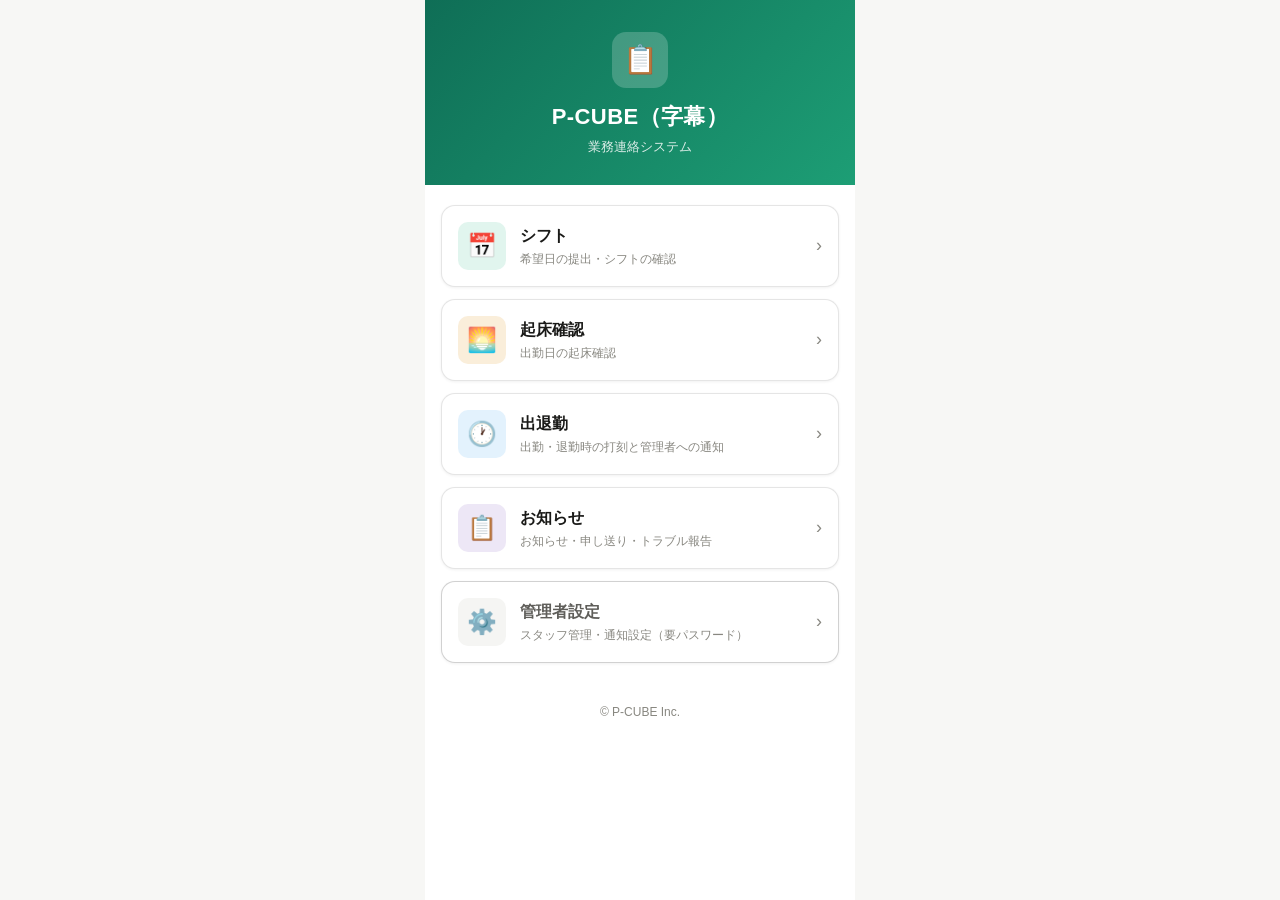
<file: index.html>
<!DOCTYPE html>
<html lang="ja">
<head>
<meta charset="UTF-8">
<meta name="viewport" content="width=device-width, initial-scale=1.0">
<title>業務連絡システム｜P-CUBE（字幕）</title>
<link rel="stylesheet" href="css/common.css">
<style>
.top-hero {
  background: linear-gradient(135deg, var(--green-600) 0%, var(--green-400) 100%);
  padding: 32px 20px 28px;
  color: #fff;
  text-align: center;
}
.top-hero-logo {
  width: 56px;
  height: 56px;
  background: rgba(255,255,255,0.2);
  border-radius: var(--radius-lg);
  display: flex;
  align-items: center;
  justify-content: center;
  font-size: 28px;
  margin: 0 auto 12px;
}
.top-hero-title {
  font-size: 22px;
  font-weight: 800;
  letter-spacing: 0.02em;
}
.top-hero-sub {
  font-size: 13px;
  opacity: 0.85;
  margin-top: 4px;
}
.app-grid {
  padding: 20px 16px;
  display: flex;
  flex-direction: column;
  gap: 12px;
}
.app-card {
  display: flex;
  align-items: center;
  gap: 14px;
  background: var(--bg);
  border: 1px solid var(--border);
  border-radius: var(--radius-lg);
  padding: 16px;
  text-decoration: none;
  color: var(--text);
  box-shadow: var(--shadow-sm);
  transition: box-shadow 0.15s, transform 0.1s;
  min-height: 72px;
}
.app-card:active {
  transform: scale(0.98);
  box-shadow: var(--shadow);
}
.app-card-icon {
  width: 48px;
  height: 48px;
  border-radius: var(--radius);
  display: flex;
  align-items: center;
  justify-content: center;
  font-size: 24px;
  flex-shrink: 0;
}
.icon-shift      { background: var(--green-50); }
.icon-wakeup     { background: var(--amber-50); }
.icon-attendance { background: #E3F2FD; }
.icon-trouble    { background: var(--red-50); }
.app-card-text { flex: 1; }
.app-card-name {
  font-size: 16px;
  font-weight: 700;
  margin-bottom: 2px;
}
.app-card-desc {
  font-size: 12px;
  color: var(--text-hint);
}
.app-card-arrow {
  font-size: 18px;
  color: var(--text-hint);
}
.top-footer {
  text-align: center;
  padding: 20px 16px 32px;
  font-size: 12px;
  color: var(--text-hint);
}
</style>
</head>
<body>
<div class="shell">
  <div class="top-hero">
    <div class="top-hero-logo">📋</div>
    <div class="top-hero-title">P-CUBE（字幕）</div>
    <div class="top-hero-sub">業務連絡システム</div>
  </div>

  <div class="app-grid">
    <a class="app-card" href="shift/">
      <div class="app-card-icon icon-shift">📅</div>
      <div class="app-card-text">
        <div class="app-card-name">シフト</div>
        <div class="app-card-desc">希望日の提出・シフトの確認</div>
      </div>
      <span class="app-card-arrow">›</span>
    </a>

    <a class="app-card" href="wakeup/">
      <div class="app-card-icon icon-wakeup">🌅</div>
      <div class="app-card-text">
        <div class="app-card-name">起床確認</div>
        <div class="app-card-desc">出勤日の起床確認</div>
      </div>
      <span class="app-card-arrow">›</span>
    </a>

    <a class="app-card" href="attendance/">
      <div class="app-card-icon icon-attendance">🕐</div>
      <div class="app-card-text">
        <div class="app-card-name">出退勤</div>
        <div class="app-card-desc">出勤・退勤時の打刻と管理者への通知</div>
      </div>
      <span class="app-card-arrow">›</span>
    </a>

    <a class="app-card" href="board/">
      <div class="app-card-icon" style="background:#EDE7F6;">📋</div>
      <div class="app-card-text">
        <div class="app-card-name">お知らせ</div>
        <div class="app-card-desc">お知らせ・申し送り・トラブル報告</div>
      </div>
      <span class="app-card-arrow">›</span>
    </a>

    <a class="app-card" href="admin/" style="border-color:var(--border-md);">
      <div class="app-card-icon" style="background:var(--gray-100);">⚙️</div>
      <div class="app-card-text">
        <div class="app-card-name" style="color:var(--text-sub);">管理者設定</div>
        <div class="app-card-desc">スタッフ管理・通知設定（要パスワード）</div>
      </div>
      <span class="app-card-arrow">›</span>
    </a>
  </div>

  <div class="top-footer">© P-CUBE Inc.</div>
</div>
</body>
</html>
</file>
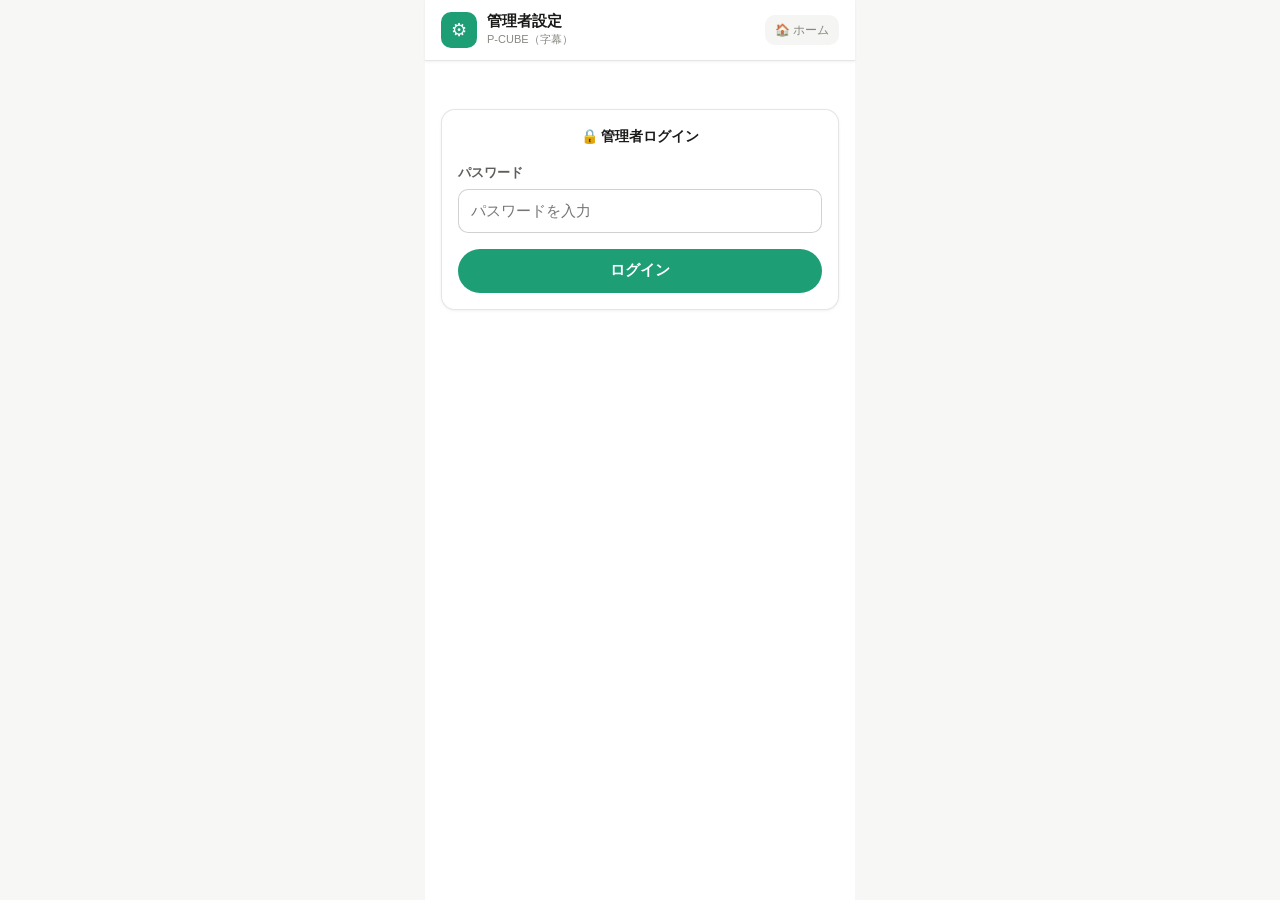
<file: admin/index.html>
<!DOCTYPE html>
<html lang="ja">
<head>
<meta charset="UTF-8">
<meta name="viewport" content="width=device-width, initial-scale=1.0">
<title>管理者設定 | P-CUBE（字幕）</title>
<link rel="stylesheet" href="../css/common.css">
<style>
.staff-row { display:flex; flex-wrap:wrap; gap:6px; padding:10px 0; border-bottom:1px solid var(--border); }
.staff-row:last-child { border-bottom:none; }
.staff-name-input { flex:1; min-height:36px; padding:6px 10px; border:1.5px solid var(--border-md); border-radius:var(--radius); font-size:14px; font-family:var(--font); }
.staff-toggle { display:flex; align-items:center; gap:4px; font-size:12px; color:var(--text-sub); white-space:nowrap; }
.staff-del-btn { min-height:36px; min-width:36px; padding:6px 10px; border-radius:var(--radius); border:1.5px solid rgba(226,75,74,0.3); background:var(--red-50); color:var(--red-600); font-size:13px; cursor:pointer; }
.confirm-entry { display:flex; gap:6px; align-items:center; margin-bottom:6px; }
.confirm-entry select { flex:1; height:36px; font-size:13px; padding:4px 8px; border:1.5px solid var(--border-md); border-radius:var(--radius); }
.confirm-add-btn { height:36px; padding:0 10px; border-radius:var(--radius); border:1.5px solid var(--green-400); background:var(--green-50); color:var(--green-600); font-size:13px; cursor:pointer; }
.confirm-del-btn { height:36px; padding:0 10px; border-radius:var(--radius); border:1.5px solid var(--border-md); background:var(--gray-100); color:var(--red-400); font-size:13px; cursor:pointer; }
.auto-btn { width:100%; min-height:44px; border-radius:var(--radius-pill); border:1.5px solid var(--amber-400); background:var(--amber-50); color:var(--amber-600); font-size:14px; font-weight:600; cursor:pointer; margin-bottom:8px; }
.decide-btn { width:100%; min-height:44px; border-radius:var(--radius-pill); border:none; background:var(--green-400); color:#fff; font-size:15px; font-weight:700; cursor:pointer; margin-top:8px; }
.calendar-sheet-btn { width:100%; min-height:44px; border-radius:var(--radius-pill); border:1.5px solid #2196F3; background:#E3F2FD; color:#1565C0; font-size:14px; font-weight:600; cursor:pointer; margin-top:8px; }
.line-send-panel { background:var(--green-50); border:1px solid rgba(29,158,117,0.2); border-radius:var(--radius-lg); padding:14px; margin-top:16px; }

/* シフト入力・確定カレンダー共通 */
.shift-cal-nav { display:flex; align-items:center; justify-content:space-between; margin-bottom:10px; }
.shift-cal-title { font-size:15px; font-weight:700; }
.shift-cal-grid { display:grid; grid-template-columns:repeat(7,1fr); gap:4px; }
.shift-cal-dow { text-align:center; font-size:11px; font-weight:700; color:var(--text-hint); padding:4px 0; }
.shift-cal-day { aspect-ratio:1; display:flex; flex-direction:column; align-items:center; justify-content:center; border-radius:var(--radius); font-size:13px; cursor:pointer; border:2px solid transparent; user-select:none; }
.shift-cal-day.empty,.shift-cal-day.no-shift { cursor:default; opacity:.25; border:none; background:none; }
.shift-cal-day.shift-date { background:var(--gray-50); border-color:var(--border); }
.shift-cal-day.has-staff { background:var(--green-50); border-color:var(--green-400); color:var(--green-600); font-weight:700; }
.shift-cal-day.has-req   { background:var(--amber-50); border-color:var(--amber-400); color:var(--amber-700); font-weight:700; }
.shift-cal-day.selected-date { background:var(--green-400); color:#fff !important; border-color:var(--green-600); font-weight:700; }
.shift-cal-day.conf-confirmed { background:var(--green-50); border-color:var(--green-400); color:var(--green-600); }
.shift-cal-day.conf-selected { background:var(--green-400); color:#fff !important; border-color:var(--green-600); }
.staff-cnt { font-size:9px; line-height:1.1; margin-top:2px; }
.conf-detail-box { background:var(--bg-sub); border:1px solid var(--border); border-radius:var(--radius-lg); padding:14px; margin-top:12px; }
.conf-detail-title { font-size:14px; font-weight:700; margin-bottom:10px; color:var(--green-600); }
.staff-confirmed-row { display:flex; align-items:center; gap:6px; margin-bottom:4px; font-size:13px; }

/* お知らせ管理 */
.board-mgmt-row { border:1px solid var(--border); border-radius:var(--radius-lg); padding:12px; margin-bottom:10px; }
.board-mgmt-meta { font-size:12px; color:var(--text-sub); margin-bottom:6px; }

/* シフト設定カレンダー */
.setting-cal-nav { display:flex; align-items:center; justify-content:space-between; margin:10px 0; }
.setting-cal-title { font-size:14px; font-weight:700; }
.setting-cal-grid { display:grid; grid-template-columns:repeat(7,1fr); gap:3px; margin-bottom:10px; }
.setting-cal-dow { text-align:center; font-size:10px; font-weight:700; color:var(--text-hint); padding:3px 0; }
.setting-cal-day { aspect-ratio:1; display:flex; align-items:center; justify-content:center; border-radius:8px; font-size:12px; cursor:pointer; border:2px solid transparent; user-select:none; }
.setting-cal-day.empty { cursor:default; }
.setting-cal-day.shift-day { background:var(--green-50); border-color:var(--green-400); color:var(--green-600); font-weight:700; }
.setting-cal-day.extra-day { background:var(--green-400); color:#fff; font-weight:700; }
.setting-cal-day.excluded-day { background:var(--gray-100); color:var(--text-hint); text-decoration:line-through; border-color:var(--gray-400); }
.setting-cal-day.past { opacity:.4; cursor:default; }
</style>
</head>
<body>
<div class="shell">
  <header class="header">
    <div class="header-logo">⚙</div>
    <div class="header-text">
      <div class="header-title">管理者設定</div>
      <div class="header-sub">P-CUBE（字幕）</div>
    </div>
    <a class="header-back" href="../">🏠 ホーム</a>
  </header>

  <!-- パスワード画面 -->
  <div id="pw-screen" class="content">
    <div class="card" style="margin-top:32px;">
      <div class="card-title" style="text-align:center;margin-bottom:16px;">🔒 管理者ログイン</div>
      <div class="form-group">
        <label class="form-label">パスワード</label>
        <input type="password" id="pw-input" class="form-control" placeholder="パスワードを入力">
      </div>
      <div id="pw-error" class="error-msg">パスワードが違います</div>
      <button class="btn btn-primary" id="pw-btn" onclick="checkPassword()">ログイン</button>
    </div>
  </div>

  <!-- 設定画面 -->
  <div id="admin-screen" class="hidden">
    <nav class="tab-bar">
      <button class="tab-item active" onclick="switchTab('settings',this)">基本設定</button>
      <button class="tab-item" onclick="switchTab('shift-mgmt',this)">シフト管理</button>
      <button class="tab-item" onclick="switchTab('staff',this)">スタッフ管理</button>
      <button class="tab-item" onclick="switchTab('templates',this)">定型文</button>
      <button class="tab-item" onclick="switchTab('board-mgmt',this)">お知らせ管理</button>
    </nav>

    <div class="content">

      <!-- ===== 基本設定 ===== -->
      <div id="tab-settings" class="tab-panel active">
        <div id="settings-error"   class="error-msg"></div>
        <div id="settings-success" class="success-msg"></div>

        <div class="section-title">通知設定</div>
        <div class="form-group">
          <label class="form-label">管理者メールアドレス</label>
          <input type="email" id="admin_email" class="form-control" placeholder="admin@gmail.com">
        </div>
        <div class="form-group">
          <label class="form-label">CCメールアドレス（1行1アドレス）</label>
          <textarea id="cc_emails" class="form-control" rows="3" placeholder="cc1@example.com&#10;cc2@example.com"></textarea>
        </div>

        <hr class="divider mt-16">
        <div class="section-title">起床確認メール（別送り先）</div>
        <p class="text-sm text-hint" style="margin-bottom:12px;">空欄の場合は上記「管理者メール・CC」が使用されます</p>
        <div class="form-group">
          <label class="form-label">起床確認メール宛先</label>
          <input type="email" id="wakeup_admin_email" class="form-control" placeholder="空欄＝通知設定と同じ">
        </div>
        <div class="form-group">
          <label class="form-label">起床確認メールCC（1行1アドレス）</label>
          <textarea id="wakeup_cc_emails" class="form-control" rows="2" placeholder="空欄＝通知設定と同じ"></textarea>
        </div>

        <div class="form-group">
          <label class="form-label">起床確認リマインダーの時刻</label>
          <input type="time" id="wakeup_reminder_time" class="form-control" oninput="document.getElementById('wakeup_reminder_time_jp').textContent=fmtTimeJP(this.value)">
          <span id="wakeup_reminder_time_jp" class="text-sm text-hint" style="display:block;margin-top:4px;"></span>
        </div>
        <div class="form-group">
          <label class="form-label">起床確認の期限</label>
          <input type="time" id="wakeup_deadline" class="form-control" oninput="document.getElementById('wakeup_deadline_jp').textContent=fmtTimeJP(this.value)">
          <span id="wakeup_deadline_jp" class="text-sm text-hint" style="display:block;margin-top:4px;"></span>
        </div>

        <hr class="divider mt-16">
        <div class="section-title">LINE設定</div>
        <div class="form-group">
          <label class="form-label">Channel Access Token</label>
          <input type="text" id="line_channel_token" class="form-control" placeholder="LINE Channel Access Token">
        </div>
        <hr class="divider mt-16">
        <div class="section-title">パスワード変更</div>
        <div class="form-group">
          <label class="form-label">新しいパスワード</label>
          <input type="password" id="new_password" class="form-control" placeholder="新しいパスワード">
        </div>
        <div class="form-group">
          <label class="form-label">確認用パスワード</label>
          <input type="password" id="confirm_password" class="form-control" placeholder="もう一度入力">
        </div>
        <button class="btn btn-primary" id="save-settings-btn" onclick="saveSettings()">設定を保存</button>
      </div>

      <!-- ===== シフト管理 ===== -->
      <div id="tab-shift-mgmt" class="tab-panel">
        <nav class="sub-tab-bar">
          <button class="sub-tab-item active" onclick="switchSubTab('shift-input',this)">シフト入力</button>
          <button class="sub-tab-item" onclick="switchSubTab('shift-confirmed',this)">シフト確定</button>
          <button class="sub-tab-item" onclick="switchSubTab('shift-settings',this)">シフト設定</button>
        </nav>

        <!-- シフト入力 -->
        <div id="subtab-shift-input" class="sub-tab-panel active">
          <div class="shift-cal-nav">
            <button class="cal-nav-btn" onclick="changeInputCalMonth(-1)">‹</button>
            <span class="shift-cal-title" id="input-cal-title"></span>
            <button class="cal-nav-btn" onclick="changeInputCalMonth(1)">›</button>
          </div>
          <div class="card" style="padding:10px;">
            <div class="shift-cal-grid" id="input-cal-grid"></div>
          </div>
          <div id="input-detail" class="conf-detail-box hidden">
            <div class="conf-detail-title" id="input-detail-title"></div>
            <div id="input-entries-wrap"></div>
          </div>
          <div id="conf-error"   class="error-msg" style="margin-top:8px;"></div>
          <div id="conf-success" class="success-msg"></div>
          <div id="all-ng-warn" class="hidden" style="background:var(--amber-50);border:1px solid var(--amber-400);border-radius:var(--radius);padding:10px 12px;font-size:13px;color:var(--amber-600);margin-top:12px;"></div>
          <button class="auto-btn" style="margin-top:8px;" onclick="autoGenerate()">🤖 仮作成（希望を元に自動生成）</button>
          <button class="calendar-sheet-btn" id="create-cal-btn" onclick="createCalendarSheet()">📋 シート作成（カレンダー作成）</button>
          <!-- 業務種別確認・編集リスト（仮作成後に表示） -->
          <div id="shift-type-list" class="hidden" style="margin-top:16px;">
            <div class="section-title" style="margin-bottom:8px;font-size:13px;">📋 業務種別の確認・変更</div>
            <div id="shift-type-list-body" style="border:1px solid var(--border);border-radius:var(--radius);overflow:hidden;"></div>
          </div>
          <button class="decide-btn" id="save-confirm-btn" onclick="saveConfirmed()" style="margin-top:16px;">✅ 決定（シフト確定へ反映）</button>
        </div>

        <!-- シフト確定（管理者閲覧・LINE送信） -->
        <div id="subtab-shift-confirmed" class="sub-tab-panel">
          <div class="shift-cal-nav">
            <button class="cal-nav-btn" onclick="changeAdminConfCalMonth(-1)">‹</button>
            <span class="shift-cal-title" id="admin-conf-cal-title"></span>
            <button class="cal-nav-btn" onclick="changeAdminConfCalMonth(1)">›</button>
          </div>
          <div class="card" style="padding:10px;">
            <div class="shift-cal-grid" id="admin-conf-cal-grid"></div>
          </div>
          <div id="admin-conf-detail" class="conf-detail-box hidden">
            <div class="conf-detail-title" id="admin-conf-detail-title"></div>
            <div id="admin-conf-detail-staff"></div>
          </div>

          <div class="line-send-panel">
            <div class="card-title" style="color:var(--green-600);margin-bottom:10px;">📨 LINEグループへ通知</div>
            <button id="line-send-btn" class="btn btn-primary" style="background:var(--green-400);" onclick="sendLineShiftMessage()">今すぐ送信</button>
            <div id="line-send-result" class="success-msg mt-8"></div>
          </div>
        </div>

        <!-- シフト設定 -->
        <div id="subtab-shift-settings" class="sub-tab-panel">
          <div id="shift-settings-error"   class="error-msg"></div>
          <div id="shift-settings-success" class="success-msg"></div>

          <div class="form-group">
            <label class="form-label">提出期限（日付）</label>
            <input type="date" id="shift-deadline-date" class="form-control" oninput="document.getElementById('shift_deadline_jp').textContent=fmtDateJP(this.value)">
            <span id="shift_deadline_jp" class="text-sm text-hint" style="display:block;margin-top:4px;"></span>
          </div>

          <div class="form-group">
            <label class="form-label">シフト対象曜日</label>
            <div class="checkbox-group" id="admin-shift-days">
              <label class="checkbox-item"><input type="checkbox" value="1" onchange="renderSettingCal()"> <span>月</span></label>
              <label class="checkbox-item"><input type="checkbox" value="2" onchange="renderSettingCal()"> <span>火</span></label>
              <label class="checkbox-item"><input type="checkbox" value="3" onchange="renderSettingCal()"> <span>水</span></label>
              <label class="checkbox-item"><input type="checkbox" value="4" onchange="renderSettingCal()"> <span>木</span></label>
              <label class="checkbox-item"><input type="checkbox" value="5" onchange="renderSettingCal()"> <span>金</span></label>
              <label class="checkbox-item"><input type="checkbox" value="6" onchange="renderSettingCal()"> <span>土</span></label>
              <label class="checkbox-item"><input type="checkbox" value="0" onchange="renderSettingCal()"> <span>日</span></label>
            </div>
          </div>

          <div class="form-group">
            <label class="form-label">個別日の追加・除外（カレンダーをタップ）</label>
            <p class="text-sm text-hint mb-8">🟢緑＝シフト対象 / 🔲グレー＝除外 / タップで切り替え</p>
            <div class="setting-cal-nav">
              <button class="cal-nav-btn" onclick="changeSettingCalMonth(-1)">‹</button>
              <span class="setting-cal-title" id="setting-cal-title"></span>
              <button class="cal-nav-btn" onclick="changeSettingCalMonth(1)">›</button>
            </div>
            <div class="setting-cal-grid" id="setting-cal-grid"></div>
            <div class="setting-cal-nav">
              <button class="cal-nav-btn" onclick="changeSettingCalMonth(-1)">‹</button>
              <span class="setting-cal-title" id="setting-cal-title2"></span>
              <button class="cal-nav-btn" onclick="changeSettingCalMonth(1)">›</button>
            </div>
            <div class="setting-cal-grid" id="setting-cal-grid2"></div>
          </div>

          <button class="btn btn-primary" onclick="saveShiftSettings()">設定を保存</button>
        </div>
      </div>

      <!-- ===== スタッフ管理 ===== -->
      <div id="tab-staff" class="tab-panel">
        <div id="staff-error"   class="error-msg"></div>
        <div id="staff-success" class="success-msg"></div>
        <div id="staff-list"></div>
        <hr class="divider mt-12">
        <div class="section-title">スタッフを追加</div>
        <div class="row mt-8">
          <input type="text"  id="new-staff-name"  class="form-control" placeholder="登録名（必須）" style="flex:1;">
          <input type="email" id="new-staff-email" class="form-control" placeholder="メール（任意）" style="flex:1;">
          <button id="add-staff-btn" class="btn btn-primary" style="width:auto;padding:0 16px;white-space:nowrap;" onclick="addStaff()">追加</button>
        </div>
      </div>

      <!-- ===== 定型文 ===== -->
      <div id="tab-templates" class="tab-panel">
        <div id="tmpl-error"   class="error-msg"></div>
        <div id="tmpl-success" class="success-msg"></div>
        <p class="text-sm text-hint mb-12">使用可能な変数：<code>{name}</code>（スタッフ名）、<code>{time}</code>（時刻）、<code>{date}</code>（日付）、<code>{deadline}</code>（期限）</p>

        <div class="form-group">
          <label class="form-label">🌅 起床確認リマインダー</label>
          <textarea id="template_wakeup" class="form-control" rows="4" placeholder="例：本日出勤の {name} さん、起床確認をお願いします。期限：{deadline}"></textarea>
        </div>
        <div class="form-group">
          <label class="form-label">🔔 起床未確認メール</label>
          <textarea id="template_wakeup_unconfirmed" class="form-control" rows="3" placeholder="例：{name}さんの起床確認ボタンが押されていません"></textarea>
        </div>
        <div class="form-group">
          <label class="form-label">🏢 出勤通知 件名</label>
          <textarea id="template_attendance_in" class="form-control" rows="2" placeholder="例：【出勤】{name}さんが出勤しました（{time}）"></textarea>
        </div>
        <div class="form-group">
          <label class="form-label">🏢 出勤通知 本文</label>
          <textarea id="template_attendance_in_body" class="form-control" rows="3" placeholder="空白の場合はデフォルト本文を使用"></textarea>
        </div>
        <div class="form-group">
          <label class="form-label">🏠 退勤通知 件名</label>
          <textarea id="template_attendance_out" class="form-control" rows="2" placeholder="例：【退勤】{name}さんが退勤しました（{time}）"></textarea>
        </div>
        <div class="form-group">
          <label class="form-label">🏠 退勤通知 本文</label>
          <textarea id="template_attendance_out_body" class="form-control" rows="3" placeholder="空白の場合はデフォルト本文を使用"></textarea>
        </div>
        <button class="btn btn-primary" onclick="saveTemplates()">定型文を保存</button>
      </div>

      <!-- ===== お知らせ管理 ===== -->
      <div id="tab-board-mgmt" class="tab-panel">
        <p class="text-sm text-hint mb-12">スタッフ掲示板（お知らせ）の投稿を、投稿者に関わらず編集・削除できます。最新50件を表示します。</p>
        <div id="board-mgmt-list"></div>
      </div>

    </div>
  </div>
</div>

<div id="toast" class="toast"></div>

<script src="../js/config.js"></script>
<script>
const DOW_LABELS = ['日','月','火','水','木','金','土'];
const today = new Date();
let staffData = [];
let allStaff  = [];
let confEntries = {};
let shiftDays = [1,2,4,5];
let extraDates = [];
let excludedDates = [];
let settingCalYear  = today.getFullYear();
let settingCalMonth = today.getMonth() + 1;

// シフト入力カレンダー用
let inputCalYear   = today.getFullYear();
let inputCalMonth  = today.getMonth() + 1;
let selectedInputDate = null;
let inputReqData   = {};

// シフト確定カレンダー用
let adminConfCalYear   = today.getFullYear();
let adminConfCalMonth  = today.getMonth() + 1;
let selectedAdminConfDate = null;
let adminConfData  = {};

// お知らせ管理用
let adminPw     = sessionStorage.getItem('admin_pw') || '';
let boardPosts  = [];

// ---- 認証 ----
function checkPassword() {
  const pw  = document.getElementById('pw-input').value.trim();
  const btn = document.getElementById('pw-btn');
  if (!pw) return;
  btn.disabled = true; btn.textContent = '確認中…';
  const cbName = 'cb_pw_'+Date.now();
  window[cbName] = function(res) {
    cleanup(cbName);
    btn.disabled = false; btn.textContent = 'ログイン';
    if (res.success && res.data && res.data.ok) {
      sessionStorage.setItem('admin_ok','1');
      sessionStorage.setItem('admin_pw', pw);
      adminPw = pw;
      showAdminScreen();
    } else {
      document.getElementById('pw-error').classList.add('show');
    }
  };
  jsonp(GAS_URL.admin, { action:'checkPassword', password:pw }, cbName);
}
document.getElementById('pw-input').addEventListener('keydown', function(e){ if(e.key==='Enter') checkPassword(); });

function showAdminScreen() {
  document.getElementById('pw-screen').classList.add('hidden');
  document.getElementById('admin-screen').classList.remove('hidden');
  loadSettings();
  loadStaff();
  loadInputCalendar();
  callCleanupSettings();
}
function callCleanupSettings() {
  postNoCors(GAS_URL.shift, { action: 'cleanupSettings' }, function() {});
}
if (sessionStorage.getItem('admin_ok')) showAdminScreen();

// ---- タブ ----
function switchTab(name, btn) {
  document.querySelectorAll('#admin-screen .tab-panel').forEach(function(el){ el.classList.remove('active'); });
  document.querySelectorAll('#admin-screen .tab-item').forEach(function(el){ el.classList.remove('active'); });
  document.getElementById('tab-'+name).classList.add('active');
  btn.classList.add('active');
  if (name==='shift-mgmt') { loadInputCalendar(); loadAdminConfirmedCal(); }
  if (name==='staff') loadStaff();
  if (name==='templates') loadTemplates();
  if (name==='board-mgmt') loadBoardPosts();
}

function switchSubTab(name, btn) {
  document.querySelectorAll('.sub-tab-panel').forEach(function(el){ el.classList.remove('active'); });
  document.querySelectorAll('.sub-tab-item').forEach(function(el){ el.classList.remove('active'); });
  document.getElementById('subtab-'+name).classList.add('active');
  btn.classList.add('active');
  if (name==='shift-confirmed') loadAdminConfirmedCal();
  if (name==='shift-settings')  loadShiftSettings();
  if (name==='shift-input')     loadInputCalendar();
}

// ---- 基本設定 ----
function loadSettings() {
  const cbName = 'cb_settings_'+Date.now();
  window[cbName] = function(res) {
    cleanup(cbName);
    if (!res.success) return;
    const d = res.data;
    setVal('admin_email',         d.admin_email      || '');
    setVal('cc_emails',           (d.cc_emails||'').replace(/,/g,'\n'));
    setVal('wakeup_admin_email',  d.wakeup_admin_email || '');
    setVal('wakeup_cc_emails',    (d.wakeup_cc_emails||'').replace(/,/g,'\n'));
    setVal('wakeup_reminder_time', d.wakeup_reminder_time || '07:00');
    setVal('wakeup_deadline',      d.wakeup_deadline  || '08:00');
    setJPHint('wakeup_reminder_time_jp', fmtTimeJP(d.wakeup_reminder_time || '07:00'));
    setJPHint('wakeup_deadline_jp',      fmtTimeJP(d.wakeup_deadline      || '08:00'));
    setVal('line_channel_token',  d.line_channel_token || '');
    shiftDays    = (d.shift_days||'1,2,4,5').split(',').map(Number);
    extraDates   = (d.shift_extra_dates||'').split(',').filter(Boolean);
    excludedDates = (d.shift_excluded_dates||'').split(',').filter(Boolean);
  };
  jsonp(GAS_URL.admin, { action:'getSettings' }, cbName);
}
function setVal(id, val) { const el=document.getElementById(id); if(el) el.value=val; }
function setJPHint(id, text) { const el=document.getElementById(id); if(el) el.textContent=text; }

function saveSettings() {
  const newPw  = document.getElementById('new_password').value;
  const confPw = document.getElementById('confirm_password').value;
  const errEl  = document.getElementById('settings-error');
  const sucEl  = document.getElementById('settings-success');
  errEl.classList.remove('show'); sucEl.classList.remove('show');
  if (newPw && newPw !== confPw) { errEl.textContent='パスワードが一致しません'; errEl.classList.add('show'); return; }
  const ccRaw = document.getElementById('cc_emails').value.split('\n').map(function(s){return s.trim();}).filter(Boolean).join(',');
  const wakeupCcRaw = document.getElementById('wakeup_cc_emails').value.split('\n').map(function(s){return s.trim();}).filter(Boolean).join(',');
  const data = {
    action:'updateSettings',
    admin_email:         document.getElementById('admin_email').value,
    cc_emails:           ccRaw,
    wakeup_admin_email:  document.getElementById('wakeup_admin_email').value,
    wakeup_cc_emails:    wakeupCcRaw,
    wakeup_reminder_time: document.getElementById('wakeup_reminder_time').value,
    wakeup_deadline:      document.getElementById('wakeup_deadline').value,
    line_channel_token:  document.getElementById('line_channel_token').value,
  };
  if (newPw) data.admin_password = newPw;
  const btn = document.getElementById('save-settings-btn');
  btn.disabled=true; btn.textContent='保存中…';
  postNoCors(GAS_URL.admin, data, function() {
    // wakeup トリガーを再設定（フロントエンドから直接呼ぶことでタイムアウトを回避）
    fetch(GAS_URL.wakeup + '?action=resetTriggers').catch(function(){});
    btn.disabled=false; btn.textContent='設定を保存';
    sucEl.textContent='保存しました'; sucEl.classList.add('show');
    document.getElementById('new_password').value = '';
    document.getElementById('confirm_password').value = '';
  });
}

// ---- シフト入力カレンダー ----
function changeInputCalMonth(delta) {
  inputCalMonth += delta;
  if (inputCalMonth > 12) { inputCalMonth=1; inputCalYear++; }
  if (inputCalMonth < 1)  { inputCalMonth=12; inputCalYear--; }
  selectedInputDate = null;
  document.getElementById('input-detail').classList.add('hidden');
  loadInputCalendar();
}

function loadInputCalendar() {
  document.getElementById('input-cal-title').textContent = inputCalYear+'年'+inputCalMonth+'月';
  const cbName = 'cb_conf_'+Date.now();
  window[cbName] = function(res) {
    cleanup(cbName);
    const existingConf = (res.success && res.data) ? res.data : {};
    loadInputRequests(existingConf);
  };
  jsonp(GAS_URL.shift, { action:'getConfirmedShift', year:inputCalYear, month:inputCalMonth }, cbName);
}

function loadInputRequests(existingConf) {
  const cbName = 'cb_cReq_'+Date.now();
  window[cbName] = function(res) {
    cleanup(cbName);
    inputReqData = (res.success && res.data) ? res.data : {};
    if (!allStaff.length) {
      const cb2 = 'cb_allst_'+Date.now();
      window[cb2] = function(r) {
        cleanup(cb2);
        allStaff = (r.success && r.data) ? r.data.map(function(s){return s.reg_name||s.line_name||'';}).filter(Boolean) : [];
        initConfEntries(existingConf);
        renderInputCalendar();
      };
      jsonp(GAS_URL.admin, { action:'getStaffList' }, cb2);
    } else {
      initConfEntries(existingConf);
      renderInputCalendar();
    }
  };
  jsonp(GAS_URL.shift, { action:'getShiftRequests', year:inputCalYear, month:inputCalMonth }, cbName);
}

function initConfEntries(existingConf) {
  confEntries = {};
  const daysInMonth = new Date(inputCalYear, inputCalMonth, 0).getDate();
  for (let d = 1; d <= daysInMonth; d++) {
    const dt = new Date(inputCalYear, inputCalMonth-1, d);
    const isShift = shiftDays.indexOf(dt.getDay()) >= 0;
    const key = fmtDate(dt);
    const isExtra = extraDates.indexOf(key) >= 0;
    const isExcluded = excludedDates.indexOf(key) >= 0;
    if ((isShift || isExtra) && !isExcluded) {
      const existing = existingConf[key] || [];
      confEntries[key] = existing.length > 0
        ? existing.map(function(e){ return {name:e.name, type:e.type}; })
        : [];
    }
  }
}

function isShiftDate(dt) {
  const key = fmtDate(dt);
  const isExtra    = extraDates.indexOf(key) >= 0;
  const isExcluded = excludedDates.indexOf(key) >= 0;
  const isBase     = shiftDays.indexOf(dt.getDay()) >= 0;
  return (isBase || isExtra) && !isExcluded;
}

function renderInputCalendar() {
  const grid = document.getElementById('input-cal-grid');
  grid.innerHTML = '';
  DOW_LABELS.forEach(function(d) {
    const c = document.createElement('div'); c.className='shift-cal-dow'; c.textContent=d; grid.appendChild(c);
  });
  const firstDow = new Date(inputCalYear, inputCalMonth-1, 1).getDay();
  const days = new Date(inputCalYear, inputCalMonth, 0).getDate();
  for (let i=0; i<firstDow; i++) {
    const b=document.createElement('div'); b.className='shift-cal-day empty'; grid.appendChild(b);
  }
  for (let d=1; d<=days; d++) {
    const dt  = new Date(inputCalYear, inputCalMonth-1, d);
    const key = fmtDate(dt);
    const cell = document.createElement('div');
    if (!isShiftDate(dt)) {
      cell.className = 'shift-cal-day no-shift';
      cell.textContent = d;
    } else {
      const entries = confEntries[key] || [];
      const staffCount = entries.filter(function(e){ return e.name; }).length;
      const req = inputReqData[key];
      const reqCount = req ? ((req.ok||[]).length + (req.maybe||[]).length) : 0;
      if (key === selectedInputDate) {
        cell.className = 'shift-cal-day selected-date';
      } else if (staffCount > 0) {
        cell.className = 'shift-cal-day has-staff';
      } else if (reqCount > 0) {
        cell.className = 'shift-cal-day has-req';
      } else {
        cell.className = 'shift-cal-day shift-date';
      }
      const numEl = document.createElement('span');
      numEl.textContent = d;
      cell.appendChild(numEl);
      if (staffCount > 0) {
        const cnt = document.createElement('div');
        cnt.className = 'staff-cnt';
        cnt.textContent = staffCount+'名確';
        cell.appendChild(cnt);
      } else if (reqCount > 0) {
        const cnt = document.createElement('div');
        cnt.className = 'staff-cnt';
        cnt.textContent = reqCount+'名希';
        cell.appendChild(cnt);
      }
      cell.addEventListener('click', (function(k){ return function(){ showInputDetail(k); }; })(key));
    }
    grid.appendChild(cell);
  }
}

function showInputDetail(date) {
  selectedInputDate = date;
  renderInputCalendar();
  const parts = date.split('-');
  document.getElementById('input-detail-title').textContent = fmtDateJP(date)+' のシフト希望';
  if (!confEntries[date]) confEntries[date] = [];
  renderInputEntries(date);
  const det = document.getElementById('input-detail');
  det.classList.remove('hidden');
  det.scrollIntoView({ behavior:'smooth', block:'nearest' });
}

function renderInputEntries(date) {
  const wrap = document.getElementById('input-entries-wrap');
  wrap.innerHTML = '';
  const req = inputReqData[date] || { ok:[], maybe:[], ng:[] };
  const staff = allStaff.length ? allStaff : (req.ok||[]).concat(req.maybe||[]).concat(req.ng||[]);
  if (!staff.length) {
    const p = document.createElement('p');
    p.className = 'text-sm text-hint';
    p.style.padding = '4px 0';
    p.textContent = 'スタッフが登録されていません';
    wrap.appendChild(p);
    return;
  }
  staff.forEach(function(name) {
    var mark, label, color, bg;
    if ((req.ok||[]).indexOf(name) >= 0) {
      mark='○'; label='OK'; color='var(--green-600)'; bg='var(--green-50)';
    } else if ((req.maybe||[]).indexOf(name) >= 0) {
      mark='△'; label='応相談'; color='var(--amber-600)'; bg='var(--amber-50)';
    } else if ((req.ng||[]).indexOf(name) >= 0) {
      mark='✕'; label='休み'; color='var(--text-hint)'; bg='var(--gray-100)';
    } else {
      mark='－'; label='未回答'; color='var(--text-hint)'; bg='var(--gray-50)';
    }
    const div = document.createElement('div');
    div.style.cssText = 'display:flex;align-items:center;gap:8px;padding:5px 8px;margin-bottom:4px;border-radius:var(--radius);background:'+bg+';font-size:13px;';
    div.innerHTML =
      '<span style="font-weight:700;color:'+color+';min-width:18px;text-align:center;">'+mark+'</span>'+
      '<span style="font-weight:500;flex:1;">'+esc(name)+'</span>'+
      '<span style="font-size:11px;color:'+color+';font-weight:600;">'+label+'</span>';
    wrap.appendChild(div);
  });
}

function addInputEntry() {
  if (!selectedInputDate) return;
  if (!confEntries[selectedInputDate]) confEntries[selectedInputDate] = [];
  confEntries[selectedInputDate].push({name:'', type:'---'});
  renderInputEntries(selectedInputDate);
  renderInputCalendar();
}

function delInputEntry(date, i) {
  confEntries[date].splice(i, 1);
  renderInputEntries(date);
  renderInputCalendar();
}

// 仮作成：○のスタッフのみで作成。全員✕（ngのみ）の日だけ警告表示
function autoGenerate() {
  const cbName = 'cb_auto_'+Date.now();
  window[cbName] = function(res) {
    cleanup(cbName);
    const reqData = (res.success && res.data) ? res.data : {};
    inputReqData = reqData;
    const allNgDates = [];
    // initConfEntries が設定した業務日のみ対象（非業務日は含まない）
    Object.keys(confEntries).sort().forEach(function(date) {
      const d = reqData[date];
      const candidates = d ? (d.ok||[]) : [];
      // 各業務日は1行（名前1つ・業務1つ）。○の筆頭候補を初期値にセット
      if (candidates.length > 0) {
        confEntries[date] = [{ name: candidates[0], type: '業務A' }];
      } else {
        // 候補なし：空エントリ1件で仮作成
        confEntries[date] = [{ name:'', type:'---' }];
        // 本当に全員✕（ngに誰かいる）場合のみ警告
        if (d && (d.ng||[]).length > 0) {
          allNgDates.push(fmtDateJP(date));
        }
      }
    });
    // 全員✕の日を警告エリアに表示
    const warnEl = document.getElementById('all-ng-warn');
    if (allNgDates.length) {
      warnEl.innerHTML = '⚠️ 全員✕（担当なし）の日：<br><strong>'+allNgDates.join('、')+'</strong>';
      warnEl.classList.remove('hidden');
    } else {
      warnEl.classList.add('hidden');
    }
    renderInputCalendar();
    if (selectedInputDate) renderInputEntries(selectedInputDate);
    renderShiftTypeList();
    showToast('仮作成しました。業務種別を確認して「決定」を押してください');
  };
  jsonp(GAS_URL.shift, { action:'getShiftRequests', year:inputCalYear, month:inputCalMonth }, cbName);
}

// 業務種別確認・編集リストを描画（仮作成後に全日程分を一覧表示）
function renderShiftTypeList() {
  const wrap      = document.getElementById('shift-type-list-body');
  const container = document.getElementById('shift-type-list');
  if (!wrap || !container) return;
  const dates = Object.keys(confEntries).sort();
  if (!dates.length) { container.classList.add('hidden'); return; }
  container.classList.remove('hidden');
  wrap.innerHTML = '';
  dates.forEach(function(date) {
    if (!confEntries[date]) confEntries[date] = [{ name:'', type:'---' }];
    const entries = confEntries[date];
    // エントリが空の場合は空行を1件追加
    if (!entries.length) entries.push({ name:'', type:'---' });
    const label = fmtDateJP(date);
    entries.forEach(function(entry, idx) {
      const row = document.createElement('div');
      row.style.cssText = 'display:flex;align-items:center;gap:6px;padding:7px 12px;border-bottom:1px solid var(--border);background:'+(idx%2===0?'#fff':'var(--gray-50)')+';';
      // 名前ドロップダウン（全スタッフから選択可）
      const nameOptions = allStaff.map(function(n){
        return '<option value="'+esc(n)+'"'+(entry.name===n?' selected':'')+'>'+esc(n)+'</option>';
      }).join('');
      // 最終行にのみ＋ボタン、それ以外は－ボタン
      const actionBtn = (idx === entries.length - 1)
        ? '<button style="min-width:28px;height:28px;border-radius:var(--radius);border:1px solid var(--green-400);background:var(--green-50);color:var(--green-600);font-size:15px;cursor:pointer;line-height:1;" '
          + 'onclick="addShiftTypeEntry(\''+date+'\')">＋</button>'
        : '<button style="min-width:28px;height:28px;border-radius:var(--radius);border:1px solid var(--border-md);background:var(--gray-100);color:var(--red-400);font-size:15px;cursor:pointer;line-height:1;" '
          + 'onclick="delShiftTypeEntry(\''+date+'\','+idx+')">－</button>';
      row.innerHTML =
        '<span style="min-width:80px;font-size:13px;color:var(--text-sub);">'+(idx===0?label:'')+'</span>'+
        '<select style="flex:1;font-size:13px;padding:3px 6px;border:1.5px solid var(--border-md);border-radius:var(--radius);'+(entry.name===''?'background:var(--amber-50);color:var(--amber-600);':'')+'" '+
          'onchange="confEntries[\''+date+'\']['+idx+'].name=this.value;this.style.background=this.value?\'\':(\'var(--amber-50)\');this.style.color=this.value?\'\':(\'var(--amber-600)\');renderInputCalendar();">'+
          '<option value="" style="background:var(--amber-50);color:var(--amber-600);">---------------</option>'+nameOptions+
        '</select>'+
        '<select style="width:88px;font-size:13px;padding:3px 6px;border:1.5px solid var(--border-md);border-radius:var(--radius);margin-right:4px;" '+
          'onchange="confEntries[\''+date+'\']['+idx+'].type=this.value;">'+
          '<option value="---"'+(entry.type==='---'?' selected':'')+'>---</option>'+
          '<option value="リスピーク"'+(entry.type==='リスピーク'?' selected':'')+'>リスピーク</option>'+
          '<option value="もじぱ"'+(entry.type==='もじぱ'?' selected':'')+'>もじぱ</option>'+
          '<option value="研修"'+(entry.type==='研修'?' selected':'')+'>研修</option>'+
        '</select>'+
        actionBtn;
      wrap.appendChild(row);
    });
  });
}

function addShiftTypeEntry(date) {
  if (!confEntries[date]) confEntries[date] = [];
  confEntries[date].push({ name:'', type:'---' });
  renderShiftTypeList();
  renderInputCalendar();
}

function delShiftTypeEntry(date, idx) {
  if (!confEntries[date] || confEntries[date].length <= 1) {
    confEntries[date] = [{ name:'', type:'---' }];
  } else {
    confEntries[date].splice(idx, 1);
  }
  renderShiftTypeList();
  renderInputCalendar();
}

function saveConfirmed() {
  const entries = [];
  Object.keys(confEntries).forEach(function(date) {
    confEntries[date].forEach(function(e){ if(e.name) entries.push({date:date, name:e.name, type:e.type}); });
  });
  // スタッフがいなくても確定可（全員✕の日があるケースに対応）
  // ただし対象日付が1件もない場合はエラー
  if (!Object.keys(confEntries).length) {
    const errEl = document.getElementById('conf-error');
    errEl.textContent='シフト対象日がありません'; errEl.classList.add('show'); return;
  }
  const btn = document.getElementById('save-confirm-btn');
  btn.disabled=true; btn.textContent='保存中…';
  document.getElementById('conf-error').classList.remove('show');
  postNoCors(GAS_URL.shift, { action:'confirmShift', year:String(inputCalYear), month:String(inputCalMonth), entries:JSON.stringify(entries) }, function() {
    btn.disabled=false; btn.textContent='✅ 決定（シフト確定へ反映）';
    const s = document.getElementById('conf-success');
    s.textContent='シフトを確定しました'; s.classList.add('show');
    showToast('シフト確定しました');
  });
}

// ---- カレンダーシート作成 ----
function createCalendarSheet() {
  const btn = document.getElementById('create-cal-btn');
  btn.disabled=true; btn.textContent='作成中…';
  postNoCors(GAS_URL.shift, {
    action: 'createCalendarSheet',
    year:   inputCalYear,
    month:  inputCalMonth
  }, function() {
    btn.disabled=false; btn.textContent='📋 シート作成（カレンダー作成）';
    showToast(inputCalYear+'年'+inputCalMonth+'月 のカレンダーシートを作成しました');
  });
}


// ---- シフト確定カレンダー ----
function changeAdminConfCalMonth(delta) {
  adminConfCalMonth += delta;
  if (adminConfCalMonth > 12) { adminConfCalMonth=1; adminConfCalYear++; }
  if (adminConfCalMonth < 1)  { adminConfCalMonth=12; adminConfCalYear--; }
  selectedAdminConfDate = null;
  document.getElementById('admin-conf-detail').classList.add('hidden');
  loadAdminConfirmedCal();
}

function loadAdminConfirmedCal() {
  document.getElementById('admin-conf-cal-title').textContent = adminConfCalYear+'年'+adminConfCalMonth+'月';
  const cbName = 'cb_aconf_'+Date.now();
  window[cbName] = function(res) {
    cleanup(cbName);
    adminConfData = (res.success && res.data) ? res.data : {};
    renderAdminConfCalendar();
  };
  jsonp(GAS_URL.shift, { action:'getConfirmedShift', year:adminConfCalYear, month:adminConfCalMonth }, cbName);
  if (!allStaff.length) {
    const cb2 = 'cb_ast2_'+Date.now();
    window[cb2] = function(r) {
      cleanup(cb2);
      allStaff = (r.success && r.data) ? r.data.map(function(s){ return s.reg_name||s.line_name||''; }).filter(Boolean) : [];
    };
    jsonp(GAS_URL.shift, { action:'getStaffList' }, cb2);
  }
}

function renderAdminConfCalendar() {
  const grid = document.getElementById('admin-conf-cal-grid');
  grid.innerHTML = '';
  DOW_LABELS.forEach(function(d) {
    const c = document.createElement('div'); c.className='shift-cal-dow'; c.textContent=d; grid.appendChild(c);
  });
  const firstDow = new Date(adminConfCalYear, adminConfCalMonth-1, 1).getDay();
  const days = new Date(adminConfCalYear, adminConfCalMonth, 0).getDate();
  for (let i=0; i<firstDow; i++) {
    const b=document.createElement('div'); b.className='shift-cal-day empty'; grid.appendChild(b);
  }
  for (let d=1; d<=days; d++) {
    const dt  = new Date(adminConfCalYear, adminConfCalMonth-1, d);
    const key = fmtDate(dt);
    const cell = document.createElement('div');
    const entries = adminConfData[key];
    if (entries && entries.length > 0) {
      cell.className = key === selectedAdminConfDate ? 'shift-cal-day conf-selected' : 'shift-cal-day conf-confirmed';
      const numEl = document.createElement('span');
      numEl.textContent = d;
      cell.appendChild(numEl);
      const cnt = document.createElement('div');
      cnt.className = 'staff-cnt';
      cnt.textContent = entries.length+'名';
      cell.appendChild(cnt);
      cell.addEventListener('click', (function(k){ return function(){ showAdminConfDetail(k); }; })(key));
    } else {
      cell.className = 'shift-cal-day no-shift';
      cell.textContent = d;
    }
    grid.appendChild(cell);
  }
}

function showAdminConfDetail(date) {
  selectedAdminConfDate = date;
  renderAdminConfCalendar();
  const parts = date.split('-');
  document.getElementById('admin-conf-detail-title').textContent = fmtDateJP(date)+' の確定シフト';
  const staffEl = document.getElementById('admin-conf-detail-staff');
  const entries = adminConfData[date] || [];
  const nameOptions = allStaff.length
    ? allStaff.map(function(n){ return '<option value="'+esc(n)+'">'+esc(n)+'</option>'; }).join('')
    : '';
  if (entries.length) {
    staffEl.innerHTML = entries.map(function(e, idx) {
      const nameSelect = nameOptions
        ? '<select class="form-control" style="flex:1;min-width:80px;font-size:12px;padding:4px 6px;" id="conf-name-'+idx+'">'+
            allStaff.map(function(n){ return '<option value="'+esc(n)+'"'+(e.name===n?' selected':'')+'>'+esc(n)+'</option>'; }).join('')+
          '</select>'
        : '<input class="form-control" style="flex:1;font-size:12px;padding:4px 6px;" id="conf-name-'+idx+'" value="'+esc(e.name)+'" />';
      return '<div class="staff-confirmed-row" id="conf-row-'+idx+'" style="display:flex;align-items:center;gap:6px;padding:6px 0;border-bottom:1px solid var(--border);">'+
        nameSelect+
        '<select class="form-control" style="width:auto;min-width:80px;font-size:12px;padding:4px 6px;" id="conf-type-'+idx+'">'+
          ['---','リスピーク','もじぱ','研修'].map(function(t){ return '<option'+(normalizeType(e.type)===t?' selected':'')+'>'+t+'</option>'; }).join('')+
        '</select>'+
        '<button class="btn" style="background:var(--green-400);color:#fff;font-size:11px;padding:4px 8px;width:auto;white-space:nowrap;" onclick="saveConfirmedEntry(\''+esc(date)+'\',\''+esc(e.name)+'\','+idx+')">保存</button>'+
        '<button class="btn" style="background:#ef5350;color:#fff;font-size:11px;padding:4px 8px;width:auto;" onclick="deleteConfirmedEntry(\''+esc(date)+'\',\''+esc(e.name)+'\','+idx+')">削除</button>'+
        '</div>';
    }).join('');
  } else {
    staffEl.innerHTML = '<p class="text-sm text-hint">担当なし</p>';
  }
  // 追加フォーム
  const addNameOpts = nameOptions
    ? '<select class="form-control" style="flex:1;min-width:80px;font-size:12px;padding:4px 6px;" id="conf-add-name"><option value="">選択してください</option>'+
        allStaff.map(function(n){ return '<option value="'+esc(n)+'">'+esc(n)+'</option>'; }).join('')+
      '</select>'
    : '<input class="form-control" style="flex:1;font-size:12px;padding:4px 6px;" id="conf-add-name" placeholder="スタッフ名" />';
  staffEl.innerHTML += '<div style="display:flex;align-items:center;gap:6px;padding:8px 0;margin-top:4px;border-top:2px dashed var(--border-md);">'+
    addNameOpts+
    '<select class="form-control" style="width:auto;min-width:80px;font-size:12px;padding:4px 6px;" id="conf-add-type">'+
      ['---','リスピーク','もじぱ','研修'].map(function(t){ return '<option>'+t+'</option>'; }).join('')+
    '</select>'+
    '<button class="btn" style="background:var(--green-50);border:1px solid var(--green-400);color:var(--green-600);font-size:11px;padding:4px 8px;width:auto;white-space:nowrap;" onclick="addConfirmedEntry(\''+esc(date)+'\')">＋追加</button>'+
  '</div>';
  const det = document.getElementById('admin-conf-detail');
  det.classList.remove('hidden');
  det.scrollIntoView({ behavior:'smooth', block:'nearest' });
}

function addConfirmedEntry(date) {
  const nameEl = document.getElementById('conf-add-name');
  const typeEl = document.getElementById('conf-add-type');
  const newName = nameEl ? nameEl.value.trim() : '';
  const newType = typeEl ? typeEl.value : '---';
  if (!newName) { showToast('スタッフ名を選択してください'); return; }
  postNoCors(GAS_URL.shift, { action:'confirmShift', entries:JSON.stringify([{date:date, name:newName, type:newType}]) }, function() {
    if (!adminConfData[date]) adminConfData[date] = [];
    adminConfData[date].push({ name:newName, type:newType, confirmed:true });
    showAdminConfDetail(date);
    renderAdminConfCalendar();
    showToast(newName+' を追加しました');
  });
}

// LINE送信
function sendLineShiftMessage() {
  const resEl = document.getElementById('line-send-result');
  const btn   = document.getElementById('line-send-btn');
  if (resEl) resEl.classList.remove('show');
  if (btn) { btn.disabled = true; btn.textContent = '送信中…'; }
  postNoCors(GAS_URL.shift, { action:'sendLineMessage', text:'シフトが確定しました' }, function() {
    if (btn) { btn.disabled = false; btn.textContent = '今すぐ送信'; }
    if (resEl) { resEl.textContent='📨 LINEに送信しました'; resEl.classList.add('show'); }
  });
}

function saveConfirmedEntry(date, name, idx) {
  const nameEl = document.getElementById('conf-name-'+idx);
  const newName = nameEl ? nameEl.value.trim() : name;
  const newType = document.getElementById('conf-type-'+idx).value;
  if (!newName) { showToast('スタッフ名を入力してください'); return; }
  postNoCors(GAS_URL.shift, { action:'updateConfirmedEntryType', date:date, name:name, newName:newName, newType:newType }, function() {
    if (adminConfData[date]) {
      const entry = adminConfData[date].find(function(e){ return e.name===name; });
      if (entry) { entry.name = newName; entry.type = newType; }
    }
    showAdminConfDetail(date);
    showToast('更新しました');
  });
}

function deleteConfirmedEntry(date, name, idx) {
  if (!window.confirm(name+' を '+date+' のシフトから削除しますか？')) return;
  postNoCors(GAS_URL.shift, { action:'deleteConfirmedEntry', date:date, name:name }, function() {
    if (adminConfData[date]) {
      adminConfData[date] = adminConfData[date].filter(function(e){ return e.name!==name; });
    }
    showAdminConfDetail(date);
    renderAdminConfCalendar();
    showToast('削除しました');
  });
}

// ---- シフト設定 ----
function loadShiftSettings() {
  const cbName = 'cb_sset_'+Date.now();
  window[cbName] = function(res) {
    cleanup(cbName);
    if (!res.success) return;
    const d = res.data;
    const dlEl = document.getElementById('shift-deadline-date');
    if (dlEl) { dlEl.value = d.shift_deadline || ''; }
    setJPHint('shift_deadline_jp', d.shift_deadline ? fmtDateJP(d.shift_deadline) : '');
    shiftDays    = (d.shift_days||'1,2,4,5').split(',').map(Number);
    extraDates   = (d.shift_extra_dates||'').split(',').filter(Boolean);
    excludedDates = (d.shift_excluded_dates||'').split(',').filter(Boolean);
    document.querySelectorAll('#admin-shift-days input[type=checkbox]').forEach(function(cb) {
      cb.checked = shiftDays.indexOf(parseInt(cb.value)) >= 0;
    });
    renderSettingCal();
  };
  jsonp(GAS_URL.admin, { action:'getSettings' }, cbName);
}

let settingCalMonth2 = null;
let settingCalYear2  = null;

function renderSettingCal() {
  const checkedDays = [];
  document.querySelectorAll('#admin-shift-days input[type=checkbox]:checked').forEach(function(cb){ checkedDays.push(parseInt(cb.value)); });
  _renderOneCal('setting-cal-grid', 'setting-cal-title', settingCalYear, settingCalMonth, checkedDays);
  const ny = settingCalMonth === 12 ? settingCalYear+1 : settingCalYear;
  const nm = settingCalMonth === 12 ? 1 : settingCalMonth+1;
  settingCalYear2  = ny;
  settingCalMonth2 = nm;
  _renderOneCal('setting-cal-grid2', 'setting-cal-title2', ny, nm, checkedDays);
}

function _renderOneCal(gridId, titleId, year, month, checkedDays) {
  const grid = document.getElementById(gridId);
  const titleEl = document.getElementById(titleId);
  if (!grid) return;
  grid.innerHTML = '';
  titleEl.textContent = year+'年'+month+'月';
  DOW_LABELS.forEach(function(d){ const c=document.createElement('div'); c.className='setting-cal-dow'; c.textContent=d; grid.appendChild(c); });
  const firstDow = new Date(year, month-1, 1).getDay();
  const days = new Date(year, month, 0).getDate();
  const todayKey = fmtDate(today);
  for (let i=0; i<firstDow; i++) { const b=document.createElement('div'); b.className='setting-cal-day empty'; grid.appendChild(b); }
  for (let d=1; d<=days; d++) {
    const dt  = new Date(year, month-1, d);
    const key = fmtDate(dt);
    const cell = document.createElement('div');
    cell.textContent = d;
    cell.className = 'setting-cal-day';
    const isPast = dt < new Date(today.getFullYear(), today.getMonth(), today.getDate());
    if (isPast) { cell.classList.add('past'); }
    else {
      const isExcluded = excludedDates.indexOf(key) >= 0;
      const isExtra    = extraDates.indexOf(key) >= 0;
      const isBaseDay  = checkedDays.indexOf(dt.getDay()) >= 0;
      if (isExcluded) {
        cell.classList.add('excluded-day');
      } else if (isExtra) {
        cell.classList.add('extra-day');
      } else if (isBaseDay) {
        cell.classList.add('shift-day');
      }
      cell.addEventListener('click', function() { toggleSettingDay(key); renderSettingCal(); });
    }
    grid.appendChild(cell);
  }
}

function toggleSettingDay(key) {
  const checkedDays = [];
  document.querySelectorAll('#admin-shift-days input[type=checkbox]:checked').forEach(function(cb){ checkedDays.push(parseInt(cb.value)); });
  const dt = new Date(key);
  const isBaseDay  = checkedDays.indexOf(dt.getDay()) >= 0;
  const isExcluded = excludedDates.indexOf(key) >= 0;
  const isExtra    = extraDates.indexOf(key) >= 0;
  if (isExcluded) {
    excludedDates = excludedDates.filter(function(d){ return d !== key; });
  } else if (isExtra) {
    extraDates = extraDates.filter(function(d){ return d !== key; });
  } else if (isBaseDay) {
    excludedDates.push(key);
  } else {
    extraDates.push(key);
  }
}

function changeSettingCalMonth(delta) {
  settingCalMonth += delta;
  if (settingCalMonth > 12) { settingCalMonth=1; settingCalYear++; }
  if (settingCalMonth < 1)  { settingCalMonth=12; settingCalYear--; }
  renderSettingCal();
}

function saveShiftSettings() {
  const days = [];
  document.querySelectorAll('#admin-shift-days input[type=checkbox]:checked').forEach(function(cb){ days.push(cb.value); });
  const btn = document.querySelector('#subtab-shift-settings .btn-primary');
  btn.disabled=true; btn.textContent='保存中…';
  const sucEl = document.getElementById('shift-settings-success');
  postNoCors(GAS_URL.admin, {
    action:'updateSettings',
    shift_deadline:       document.getElementById('shift-deadline-date').value,
    shift_days:           days.join(','),
    shift_extra_dates:    extraDates.join(','),
    shift_excluded_dates: excludedDates.join(','),
  }, function() {
    btn.disabled=false; btn.textContent='設定を保存';
    sucEl.textContent='保存しました'; sucEl.classList.add('show');
    shiftDays = days.map(Number);
    showToast('シフト設定を保存しました');
  });
}

// ---- スタッフ管理 ----
function loadStaff() {
  const cbName = 'cb_staff_'+Date.now();
  window[cbName] = function(res) {
    cleanup(cbName);
    if (!res.success) return;
    staffData = res.data;
    allStaff  = staffData.map(function(s){ return s.reg_name||s.line_name||''; }).filter(Boolean);
    renderStaff();
  };
  jsonp(GAS_URL.admin, { action:'getStaffList' }, cbName);
}

function renderStaff() {
  const container = document.getElementById('staff-list');
  container.innerHTML = '';
  if (!staffData.length) {
    container.innerHTML='<p class="text-hint text-center mt-8">スタッフが登録されていません</p>'; return;
  }
  staffData.forEach(function(s, i) {
    const div = document.createElement('div');
    div.className = 'staff-row';
    div.innerHTML =
      '<div style="width:100%;display:flex;gap:6px;align-items:center;">'+
        '<span class="text-sm text-hint" style="min-width:56px;">登録名</span>'+
        '<input class="staff-name-input" type="text" value="'+esc(s.reg_name||'')+'" data-idx="'+i+'" data-field="reg_name" placeholder="登録名（アプリ表示）" style="flex:1;">'+
      '</div>'+
      '<div style="width:100%;display:flex;gap:6px;align-items:center;">'+
        '<span class="text-sm text-hint" style="min-width:56px;">LINE名</span>'+
        '<input class="staff-name-input" type="text" value="'+esc(s.line_name||'')+'" data-idx="'+i+'" data-field="line_name" placeholder="LINE表示名（自動）" style="flex:1;color:var(--text-hint);">'+
      '</div>'+
      '<div style="width:100%;display:flex;gap:6px;align-items:center;">'+
        '<span class="text-sm text-hint" style="min-width:56px;">メール</span>'+
        '<input class="staff-name-input" type="email" value="'+esc(s.email||'')+'" data-idx="'+i+'" data-field="email" placeholder="メールアドレス" style="flex:1;">'+
      '</div>'+
      '<div style="width:100%;display:flex;gap:6px;align-items:center;justify-content:space-between;">'+
        '<label class="staff-toggle"><input type="checkbox"'+(s.enabled?' checked':'')+' data-idx="'+i+'" onchange="toggleEnabled(this)"> 有効</label>'+
        '<span class="text-sm text-hint" style="font-size:10px;">LINE ID: '+esc(s.line_user_id||'未連携')+'</span>'+
        '<button class="staff-del-btn" onclick="deleteStaff('+i+')">削除</button>'+
      '</div>';
    container.appendChild(div);
    div.querySelectorAll('input[data-field]').forEach(function(inp) {
      inp.addEventListener('change', function(e) {
        updateStaffField(parseInt(e.target.dataset.idx,10), e.target.dataset.field, e.target.value);
      });
    });
    const hr = document.createElement('hr'); hr.className='divider'; container.appendChild(hr);
  });
}

function toggleEnabled(cb) {
  const s = staffData[parseInt(cb.dataset.idx,10)];
  postNoCors(GAS_URL.admin, { action:'updateStaff', row:String(s.row), enabled:cb.checked?'true':'false' },
    function(){ showToast(cb.checked?'有効にしました':'無効にしました'); });
}
function updateStaffField(idx, field, value) {
  const s = staffData[idx];
  const params = { action:'updateStaff', row:String(s.row) };
  params[field] = value;
  postNoCors(GAS_URL.admin, params, function(){ showToast('更新しました'); });
}
function addStaff() {
  const nameEl  = document.getElementById('new-staff-name');
  const emailEl = document.getElementById('new-staff-email');
  const name  = nameEl  ? nameEl.value.trim()  : '';
  const email = emailEl ? emailEl.value.trim() : '';
  if (!name) { showToast('登録名を入力してください'); return; }
  const btn = document.getElementById('add-staff-btn');
  btn.disabled=true; btn.textContent='追加中…';
  postNoCors(GAS_URL.admin, { action:'addStaff', name:name, email:email }, function() {
    if (nameEl)  nameEl.value='';
    if (emailEl) emailEl.value='';
    btn.disabled=false; btn.textContent='追加';
    showToast('スタッフを追加しました');
    setTimeout(loadStaff, 500);
  });
}
function deleteStaff(idx) {
  const s = staffData[idx];
  const dispName = s.reg_name||s.line_name||'（未登録）';
  if (!window.confirm(dispName+' を削除しますか？')) return;
  postNoCors(GAS_URL.admin, { action:'deleteStaff', row:String(s.row) }, function() {
    showToast('削除しました'); setTimeout(loadStaff, 500);
  });
}

// ---- 定型文 ----
function loadTemplates() {
  const cbName = 'cb_tmpl_'+Date.now();
  window[cbName] = function(res) {
    cleanup(cbName);
    if (!res.success) return;
    const d = res.data;
    setVal('template_wakeup',              d.template_wakeup              || '');
    setVal('template_wakeup_unconfirmed',  d.template_wakeup_unconfirmed  || '');
    setVal('template_attendance_in',       d.template_attendance_in       || '');
    setVal('template_attendance_in_body',  d.template_attendance_in_body  || '');
    setVal('template_attendance_out',      d.template_attendance_out      || '');
    setVal('template_attendance_out_body', d.template_attendance_out_body || '');
  };
  jsonp(GAS_URL.admin, { action:'getSettings' }, cbName);
}

function saveTemplates() {
  const sucEl = document.getElementById('tmpl-success');
  sucEl.classList.remove('show');
  postNoCors(GAS_URL.admin, {
    action:                   'updateSettings',
    template_wakeup:               document.getElementById('template_wakeup').value,
    template_wakeup_unconfirmed:   document.getElementById('template_wakeup_unconfirmed').value,
    template_attendance_in:        document.getElementById('template_attendance_in').value,
    template_attendance_in_body:   document.getElementById('template_attendance_in_body').value,
    template_attendance_out:       document.getElementById('template_attendance_out').value,
    template_attendance_out_body:  document.getElementById('template_attendance_out_body').value,
  }, function() {
    sucEl.textContent='保存しました'; sucEl.classList.add('show');
    showToast('定型文を保存しました');
  });
}

// ---- ユーティリティ ----
function fmtDate(dt) {
  return dt.getFullYear()+'-'+String(dt.getMonth()+1).padStart(2,'0')+'-'+String(dt.getDate()).padStart(2,'0');
}
// "YYYY-MM-DD" → "YYYY年M月D日"
function fmtDateJP(s) {
  const p = String(s||'').split('-');
  if (p.length < 3) return s;
  return parseInt(p[0],10)+'年'+parseInt(p[1],10)+'月'+parseInt(p[2],10)+'日';
}
// "HH:MM" → "H時M分"
function fmtTimeJP(s) {
  const p = String(s||'').split(':');
  if (p.length < 2) return s;
  return parseInt(p[0],10)+'時'+parseInt(p[1],10)+'分';
}
function jsonp(url, params, cbName) {
  const qs = Object.keys(params).map(function(k){ return encodeURIComponent(k)+'='+encodeURIComponent(params[k]); }).join('&');
  const s = document.createElement('script');
  s.src = url+'?'+qs+'&callback='+cbName;
  s.onerror = function(){ cleanup(cbName); if(typeof window[cbName]==='function') window[cbName]({success:false}); };
  document.head.appendChild(s);
}
function cleanup(cbName) {
  delete window[cbName];
  document.querySelectorAll('script[src*="'+cbName+'"]').forEach(function(el){el.remove();});
}
function postNoCors(url, params, cb) {
  try {
    const form = document.createElement('form');
    Object.keys(params).forEach(function(k){
      const i=document.createElement('input'); i.type='hidden';
      i.name=k; i.value=(params[k]==null?'':params[k]);
      form.appendChild(i);
    });
    fetch(url, { method:'POST', mode:'no-cors', body:new FormData(form) })
      .then(function(){ setTimeout(cb,5000); })
      .catch(function(){ setTimeout(cb,5000); });
  } catch(e) {
    console.error('postNoCors error', e);
    setTimeout(cb,1000);
  }
}
function showToast(msg) {
  const t=document.getElementById('toast'); t.textContent=msg; t.classList.add('show');
  setTimeout(function(){ t.classList.remove('show'); },2500);
}
function normalizeType(t) {
  if (!t || t === '業務A' || t === '業務B') return '---';
  return t;
}

// ---- お知らせ管理 ----
const BOARD_TYPE_LABELS = { notice:'📢 お知らせ', handover:'🔄 申し送り', trouble:'⚠️ トラブル', training:'📚 研修報告' };

function loadBoardPosts() {
  const listEl = document.getElementById('board-mgmt-list');
  listEl.innerHTML = '<p class="text-hint text-sm">読み込み中…</p>';
  const cbName = 'cb_boardposts_'+Date.now();
  window[cbName] = function(res) {
    cleanup(cbName);
    boardPosts = (res.success && res.data) ? res.data : [];
    renderBoardMgmt();
  };
  jsonp(GAS_URL.board, { action:'getPosts' }, cbName);
}

function renderBoardMgmt() {
  const listEl = document.getElementById('board-mgmt-list');
  if (!boardPosts.length) { listEl.innerHTML = '<p class="text-hint text-sm">投稿がありません</p>'; return; }
  listEl.innerHTML = boardPosts.map(function(p) {
    const label = BOARD_TYPE_LABELS[p.type] || p.type;
    return '<div class="board-mgmt-row" id="board-mgmt-'+p.id+'">'+
      '<div class="board-mgmt-meta">'+label+'　<b>'+esc(p.name)+'</b>　'+esc(p.datetime)+'</div>'+
      '<textarea class="form-control board-mgmt-content" rows="3">'+esc(p.content)+'</textarea>'+
      '<input type="text" class="form-control board-mgmt-sub mt-8" value="'+esc(p.sub||'')+'" placeholder="サブ情報（任意）">'+
      '<div class="row mt-8">'+
      '<button class="btn" style="width:auto;padding:0 16px;" onclick="saveBoardPost(\''+p.id+'\')">保存</button>'+
      '<button class="btn" style="width:auto;padding:0 16px;background:var(--red-50);color:var(--red-600);" onclick="deleteBoardPost(\''+p.id+'\')">削除</button>'+
      '</div>'+
      '</div>';
  }).join('');
}

function saveBoardPost(postId) {
  const row     = document.getElementById('board-mgmt-'+postId);
  const content = row.querySelector('.board-mgmt-content').value.trim();
  const sub     = row.querySelector('.board-mgmt-sub').value.trim();
  if (!content) { showToast('内容を入力してください'); return; }
  postNoCors(GAS_URL.board, { action:'updatePost', postId:String(postId), content:content, sub:sub, adminPassword:adminPw }, function() {
    const p = boardPosts.find(function(x){ return String(x.id) === String(postId); });
    if (p) { p.content = content; p.sub = sub; }
    showToast('保存しました');
  });
}

function deleteBoardPost(postId) {
  if (!window.confirm('この投稿を削除しますか？（元に戻せません）')) return;
  postNoCors(GAS_URL.board, { action:'deletePost', postId:String(postId), adminPassword:adminPw }, function() {
    boardPosts = boardPosts.filter(function(p){ return String(p.id) !== String(postId); });
    renderBoardMgmt();
    showToast('削除しました');
  });
}
function esc(str) {
  return (str||'').replace(/&/g,'&amp;').replace(/"/g,'&quot;').replace(/</g,'&lt;').replace(/>/g,'&gt;');
}
</script>
</body>
</html>
</file>
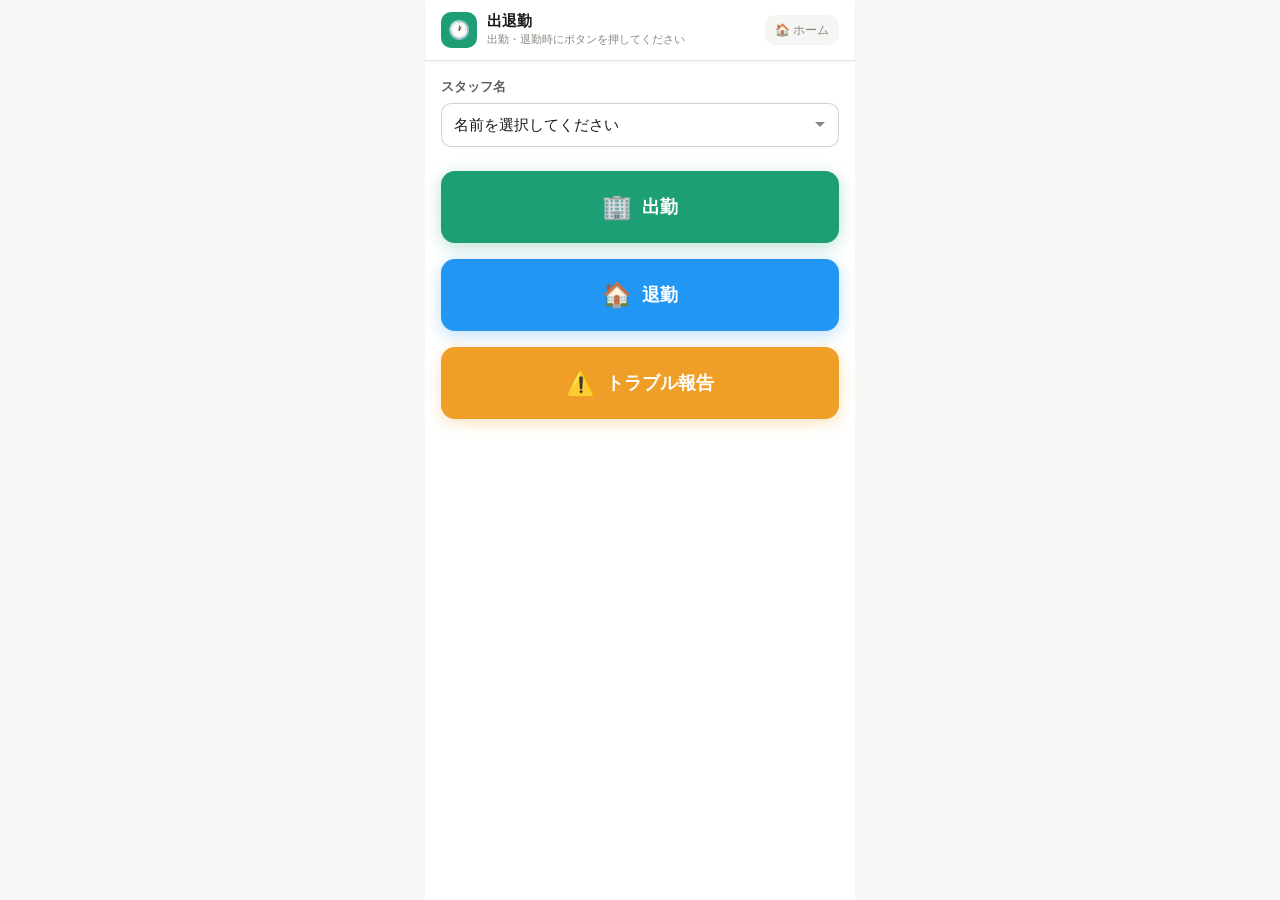
<file: attendance/index.html>
<!DOCTYPE html>
<html lang="ja">
<head>
<meta charset="UTF-8">
<meta name="viewport" content="width=device-width, initial-scale=1.0">
<title>出退勤 | 字幕システム</title>
<link rel="stylesheet" href="../css/common.css">
<style>
.att-btn-group { display:flex; flex-direction:column; gap:16px; margin-top:24px; }
.att-btn { width:100%; min-height:72px; border-radius:var(--radius-lg); border:none; font-size:18px; font-weight:700; font-family:var(--font); cursor:pointer; display:flex; align-items:center; justify-content:center; gap:10px; transition:opacity .15s,transform .1s; padding:1.2rem; }
.att-btn:active { transform:scale(.97); }
.att-btn:disabled { opacity:.5; cursor:not-allowed; transform:none; }
.btn-checkin  { background:var(--green-400); color:#fff; box-shadow:0 4px 16px rgba(29,158,117,.3); }
.btn-checkout { background:#2196F3; color:#fff; box-shadow:0 4px 16px rgba(33,150,243,.3); }
.btn-trouble-main { background:var(--amber-400); color:#fff; box-shadow:0 4px 16px rgba(239,159,39,.3); }
.att-icon { font-size:24px; }
.result-card { margin-top:16px; border-radius:var(--radius-lg); padding:16px; text-align:center; font-size:15px; font-weight:600; display:none; }
.result-card.show { display:block; }
.result-in  { background:var(--green-50); color:var(--green-600); border:1px solid rgba(29,158,117,.2); }
.result-out { background:#E3F2FD; color:#1565C0; border:1px solid rgba(33,150,243,.2); }
.liff-name-badge { background:var(--green-50); border:1px solid var(--green-100); border-radius:var(--radius); padding:8px 12px; font-size:13px; color:var(--green-600); margin-bottom:12px; display:none; }
.liff-name-badge.show { display:flex; align-items:center; gap:8px; }
/* トラブル報告フォーム */
.trouble-form-panel { display:none; margin-top:16px; background:var(--amber-50); border:1.5px solid rgba(239,159,39,.3); border-radius:var(--radius-lg); padding:16px; }
.trouble-form-panel.show { display:block; }
.trouble-form-title { font-size:14px; font-weight:700; color:var(--amber-600); margin-bottom:12px; }
.trouble-form-row { margin-bottom:10px; }
.trouble-form-row label { display:block; font-size:12px; font-weight:600; color:var(--text-sub); margin-bottom:4px; }
.trouble-form-row input,
.trouble-form-row textarea { width:100%; padding:8px 10px; border:1.5px solid var(--border-md); border-radius:var(--radius); font-size:14px; font-family:var(--font); }
.trouble-submit-btn { width:100%; min-height:48px; margin-top:12px; border-radius:var(--radius-lg); border:none; background:var(--amber-400); color:#fff; font-size:15px; font-weight:700; font-family:var(--font); cursor:pointer; }
.trouble-submit-btn:disabled { opacity:.5; cursor:not-allowed; }
.trouble-close-btn { width:100%; min-height:40px; margin-top:8px; border-radius:var(--radius-lg); border:1.5px solid var(--border-md); background:#fff; color:var(--text-sub); font-size:14px; font-weight:600; font-family:var(--font); cursor:pointer; }
</style>
</head>
<body>
<div class="shell">
  <header class="header">
    <div class="header-logo">🕐</div>
    <div class="header-text">
      <div class="header-title">出退勤</div>
      <div class="header-sub">出勤・退勤時にボタンを押してください</div>
    </div>
    <a class="header-back" href="../">🏠 ホーム</a>
  </header>

  <div class="content">
    <div id="liff-badge" class="liff-name-badge">
      <span>🟢</span><span id="liff-badge-name"></span><span class="text-hint text-sm">でログイン中</span>
    </div>

    <div class="form-group" id="staff-select-wrap">
      <label class="form-label">スタッフ名</label>
      <select id="staff-name" class="form-control" onchange="onNameChange()">
        <option value="">名前を選択してください</option>
      </select>
    </div>

    <div id="shift-check-msg" style="display:none;background:var(--amber-50);border:1px solid rgba(239,159,39,.3);border-radius:var(--radius);padding:10px 14px;font-size:13px;color:var(--amber-600);margin-bottom:12px;">
      ⚠️ 本日のシフトに入っていないため、出退勤の記録はできません。
    </div>

    <div id="error-msg" class="error-msg"></div>

    <div class="att-btn-group" id="main-buttons">
      <button class="att-btn btn-checkin"  id="btn-in"  onclick="submitAttendance('in')">
        <span class="att-icon">🏢</span><span>出勤</span>
      </button>
      <button class="att-btn btn-checkout" id="btn-out" onclick="submitAttendance('out')">
        <span class="att-icon">🏠</span><span>退勤</span>
      </button>
      <button class="att-btn btn-trouble-main" id="btn-trouble" onclick="showTroubleForm()">
        <span class="att-icon">⚠️</span><span>トラブル報告</span>
      </button>
    </div>

    <div id="result-in"  class="result-card result-in"></div>
    <div id="result-out" class="result-card result-out"></div>

    <!-- トラブル報告フォーム -->
    <div id="trouble-form-panel" class="trouble-form-panel">
      <div class="trouble-form-title">⚠️ トラブル報告フォーム</div>
      <!-- 緊急連絡先 -->
      <div style="background:#fff;border:2px solid var(--red-600);border-radius:var(--radius);padding:14px 12px;margin-bottom:14px;text-align:center;">
        <div style="font-size:12px;font-weight:600;color:var(--red-600);margin-bottom:8px;">緊急トラブルの場合は、下記の電話番号に連絡してください</div>
        <div id="emergency-phone-links" style="margin-bottom:10px;">読み込み中…</div>
        <div style="font-size:11px;color:var(--text-sub);line-height:1.7;text-align:left;">
          📞 電話が終わったら、トラブル内容を下記のフォームに記載して報告してください<br>
          📝 緊急でない場合は、直接フォームで報告してください
        </div>
      </div>
      <div class="trouble-form-row">
        <label>発生時刻</label>
        <input type="time" id="tr-time" />
      </div>
      <div class="trouble-form-row">
        <label>状況・内容</label>
        <textarea id="tr-situation" rows="3" placeholder="何が起きたか記入してください"></textarea>
      </div>
      <div class="trouble-form-row">
        <label>対応内容</label>
        <textarea id="tr-action" rows="2" placeholder="どう対応したか記入してください"></textarea>
      </div>
      <button class="trouble-submit-btn" id="trouble-submit-btn" onclick="submitTroubleReport()">📧 管理者に送信する</button>
      <button class="trouble-close-btn" onclick="hideTroubleForm()">キャンセル</button>
    </div>
  </div>
</div>
<div id="toast" class="toast"></div>

<script src="../js/config.js"></script>
<script src="../js/liff-helper.js"></script>
<script>
let lockedName = null;

LiffHelper.init(LIFF_ID.attendance, GAS_URL.attendance, function(name, isLiff) {
  if (name) {
    lockedName = name;
    document.getElementById('liff-badge-name').textContent = name;
    document.getElementById('liff-badge').classList.add('show');
    document.getElementById('staff-select-wrap').classList.add('hidden');
    checkLocalSubmission();
    refreshState(name);
  } else {
    loadStaffNames();
  }
  loadSettings();
});

function loadSettings() {
  const cbName = 'cb_settings_'+Date.now();
  window[cbName] = function(res) {
    cleanup(cbName);
    const phone = (res.success && res.data && res.data.emergency_phone) ? res.data.emergency_phone : '';
    const wrap  = document.getElementById('emergency-phone-links');
    const numbers = phone.split(/\r?\n/).map(function(s){ return s.trim(); }).filter(Boolean);
    if (!numbers.length) {
      wrap.innerHTML = '<div style="font-size:16px;font-weight:700;color:var(--red-600);">（未設定）</div>';
    } else {
      wrap.innerHTML = numbers.map(function(n){
        return '<a href="tel:'+n.replace(/[^0-9+]/g,'')+'" style="font-size:18px;font-weight:800;color:var(--red-600);letter-spacing:.02em;text-decoration:none;display:block;line-height:1.6;word-break:break-all;">'+n+'</a>';
      }).join('');
    }
  };
  jsonp(GAS_URL.attendance, { action:'getSettings' }, cbName);
}

function loadStaffNames() {
  const cbName = 'cb_staff_'+Date.now();
  window[cbName] = function(res) {
    cleanup(cbName);
    const names = (res.success && res.data) ? res.data : [];
    const sel = document.getElementById('staff-name');
    sel.innerHTML = '<option value="">名前を選択してください</option>';
    names.forEach(function(n){ const o=document.createElement('option'); o.value=n; o.textContent=n; sel.appendChild(o); });
  };
  jsonp(GAS_URL.attendance, { action:'getStaff' }, cbName);
}

function getSelectedName() { return lockedName || document.getElementById('staff-name').value; }

function submitAttendance(type) {
  const name  = getSelectedName();
  const errEl = document.getElementById('error-msg');
  errEl.classList.remove('show');
  if (!name) { errEl.textContent='スタッフ名を選択してください'; errEl.classList.add('show'); return; }

  const label = type === 'in' ? '出勤' : '退勤';
  if (!window.confirm(label+'を記録しますか？')) return;

  const btnIn  = document.getElementById('btn-in');
  const btnOut = document.getElementById('btn-out');
  const btnTr  = document.getElementById('btn-trouble');
  btnIn.disabled = btnOut.disabled = btnTr.disabled = true;
  if (type === 'in') btnIn.innerHTML = '<span class="att-icon">⏳</span><span>送信中…</span>';
  else               btnOut.innerHTML = '<span class="att-icon">⏳</span><span>送信中…</span>';

  postNoCors(GAS_URL.attendance, { action:'submitAttendance', name:name, type:type }, function() {
    btnTr.disabled = false;
    btnIn.innerHTML  = '<span class="att-icon">🏢</span><span>出勤</span>';
    btnOut.innerHTML = '<span class="att-icon">🏠</span><span>退勤</span>';
    btnIn.disabled = false; btnOut.disabled = false;
    const now2 = new Date();
    const timeStr = pad(now2.getHours())+':'+pad(now2.getMinutes());
    localStorage.setItem('att_' + type + '_' + getTodayStr(), timeStr);
    if (type === 'in') {
      document.getElementById('result-in').textContent='🏢 '+timeStr+' に出勤を記録しました';
      document.getElementById('result-in').classList.add('show');
      document.getElementById('result-out').classList.remove('show');
    } else {
      document.getElementById('result-out').textContent='🏠 '+timeStr+' に退勤を記録しました';
      document.getElementById('result-out').classList.add('show');
      document.getElementById('result-in').classList.remove('show');
    }
    checkLocalSubmission();
    showToast('送信しました');
  });
}

function showTroubleForm() {
  const now = new Date();
  document.getElementById('tr-time').value = pad(now.getHours())+':'+pad(now.getMinutes());
  document.getElementById('tr-situation').value = '';
  document.getElementById('tr-action').value = '';
  const btn = document.getElementById('trouble-submit-btn');
  btn.disabled = false; btn.textContent = '📧 管理者に送信する';
  document.getElementById('trouble-form-panel').classList.add('show');
  document.getElementById('trouble-form-panel').style.border = '';
}

function hideTroubleForm() {
  document.getElementById('trouble-form-panel').classList.remove('show');
}

function submitTroubleReport() {
  const name      = getSelectedName();
  const errEl     = document.getElementById('error-msg');
  errEl.classList.remove('show');
  if (!name) { errEl.textContent='スタッフ名を選択してください'; errEl.classList.add('show'); return; }

  const time      = document.getElementById('tr-time').value;
  const situation = document.getElementById('tr-situation').value.trim();
  const action    = document.getElementById('tr-action').value.trim();
  if (!situation) { showToast('状況・内容を入力してください'); return; }

  const detail = [
    '【発生時刻】'+time,
    '【状況・内容】'+situation,
    '【対応内容】'+(action||'記載なし'),
  ].join('\n');

  const btn = document.getElementById('trouble-submit-btn');
  btn.disabled = true;
  btn.textContent = '⏳ 送信中…';

  postNoCors(GAS_URL.trouble, { action:'submitTrouble2nd', name:name, detail:detail }, function() {
    btn.textContent = '✅ 送信しました';
    document.getElementById('trouble-form-panel').style.border = '1.5px solid var(--green-400)';
    showToast('トラブル報告を送信しました');
  });
}

function getTodayStr() {
  const d = new Date();
  return d.getFullYear() + '-' + String(d.getMonth()+1).padStart(2,'0') + '-' + String(d.getDate()).padStart(2,'0');
}

function checkLocalSubmission() {
  const key = getTodayStr();
  const inTime  = localStorage.getItem('att_in_'  + key);
  const outTime = localStorage.getItem('att_out_' + key);
  if (inTime) {
    const btn = document.getElementById('btn-in');
    btn.disabled = true;
    btn.innerHTML = '<span class="att-icon">✅</span><span>本日は送信済みです</span>';
    const el = document.getElementById('result-in');
    el.textContent = '🏢 ' + inTime + ' に出勤を記録しました'; el.classList.add('show');
  }
  if (outTime) {
    const btn = document.getElementById('btn-out');
    btn.disabled = true;
    btn.innerHTML = '<span class="att-icon">✅</span><span>本日は送信済みです</span>';
    const el = document.getElementById('result-out');
    el.textContent = '🏠 ' + outTime + ' に退勤を記録しました'; el.classList.add('show');
  }
}

// サーバー側のシフト・出退勤記録を取得し、ボタンの有効/無効を確定させる（localStorageは同一端末のみの暫定表示、こちらが正本）
function refreshState(name) {
  if (!name) return;
  const now = new Date();
  const todayStr = getTodayStr();
  let isOnShift = null;
  let attStatus = null;
  function tryFinalize() {
    if (isOnShift === null || attStatus === null) return;
    updateButtonStates(isOnShift, attStatus);
  }

  const cbShift = 'cb_todayshift_' + Date.now();
  window[cbShift] = function(res) {
    cleanup(cbShift);
    const data = (res.success && res.data) ? res.data : {};
    const todayEntries = data[todayStr] || [];
    isOnShift = todayEntries.some(function(e) { return e.name === name; });
    tryFinalize();
  };
  jsonp(GAS_URL.shift, { action:'getConfirmedShift', year:now.getFullYear(), month:now.getMonth()+1 }, cbShift);

  const cbAtt = 'cb_todayatt_' + Date.now();
  window[cbAtt] = function(res) {
    cleanup(cbAtt);
    attStatus = (res.success && res.data) ? res.data : { in:false, out:false };
    tryFinalize();
  };
  jsonp(GAS_URL.attendance, { action:'getTodayAttendance', name:name }, cbAtt);
}

function updateButtonStates(isOnShift, attStatus) {
  const shiftMsg = document.getElementById('shift-check-msg');
  const btnIn  = document.getElementById('btn-in');
  const btnOut = document.getElementById('btn-out');
  const btnTr  = document.getElementById('btn-trouble');

  if (!isOnShift) {
    shiftMsg.style.display = '';
    btnIn.disabled  = true;
    btnOut.disabled = true;
    btnTr.disabled  = true;
    return;
  }
  shiftMsg.style.display = 'none';
  btnTr.disabled = false;

  const key = getTodayStr();
  const inDone  = (attStatus && attStatus.in)  || !!localStorage.getItem('att_in_'  + key);
  const outDone = (attStatus && attStatus.out) || !!localStorage.getItem('att_out_' + key);

  if (inDone) {
    btnIn.disabled = true;
    btnIn.innerHTML = '<span class="att-icon">✅</span><span>本日は送信済みです</span>';
  } else {
    btnIn.disabled = false;
    btnIn.innerHTML = '<span class="att-icon">🏢</span><span>出勤</span>';
  }
  if (outDone) {
    btnOut.disabled = true;
    btnOut.innerHTML = '<span class="att-icon">✅</span><span>本日は送信済みです</span>';
  } else {
    btnOut.disabled = false;
    btnOut.innerHTML = '<span class="att-icon">🏠</span><span>退勤</span>';
  }
}

function onNameChange() {
  const name = document.getElementById('staff-name').value;
  if (name) {
    checkLocalSubmission();
    refreshState(name);
  } else {
    document.getElementById('shift-check-msg').style.display = 'none';
    const btnIn  = document.getElementById('btn-in');
    const btnOut = document.getElementById('btn-out');
    const btnTr  = document.getElementById('btn-trouble');
    btnIn.disabled  = false; btnIn.innerHTML  = '<span class="att-icon">🏢</span><span>出勤</span>';
    btnOut.disabled = false; btnOut.innerHTML = '<span class="att-icon">🏠</span><span>退勤</span>';
    btnTr.disabled  = false;
  }
}

function pad(n) { return String(n).padStart(2,'0'); }

function jsonp(url, params, cbName) {
  const qs = Object.keys(params).map(function(k){ return encodeURIComponent(k)+'='+encodeURIComponent(params[k]); }).join('&');
  const s = document.createElement('script');
  s.src = url+'?'+qs+'&callback='+cbName;
  s.onerror = function(){ cleanup(cbName); if(typeof window[cbName]==='function') window[cbName]({success:false}); };
  document.head.appendChild(s);
}
function cleanup(cbName) {
  delete window[cbName];
  document.querySelectorAll('script[src*="'+cbName+'"]').forEach(function(el){el.remove();});
}
function postNoCors(url, params, cb) {
  const form = document.createElement('form');
  Object.keys(params).forEach(function(k){ const i=document.createElement('input'); i.type='hidden'; i.name=k; i.value=params[k]; form.appendChild(i); });
  fetch(url, { method:'POST', mode:'no-cors', body:new FormData(form) })
    .then(function(){ setTimeout(cb,3000); }).catch(function(){ setTimeout(cb,3000); });
}
function showToast(msg) {
  const t=document.getElementById('toast'); t.textContent=msg; t.classList.add('show');
  setTimeout(function(){ t.classList.remove('show'); },2500);
}
</script>
</body>
</html>
</file>
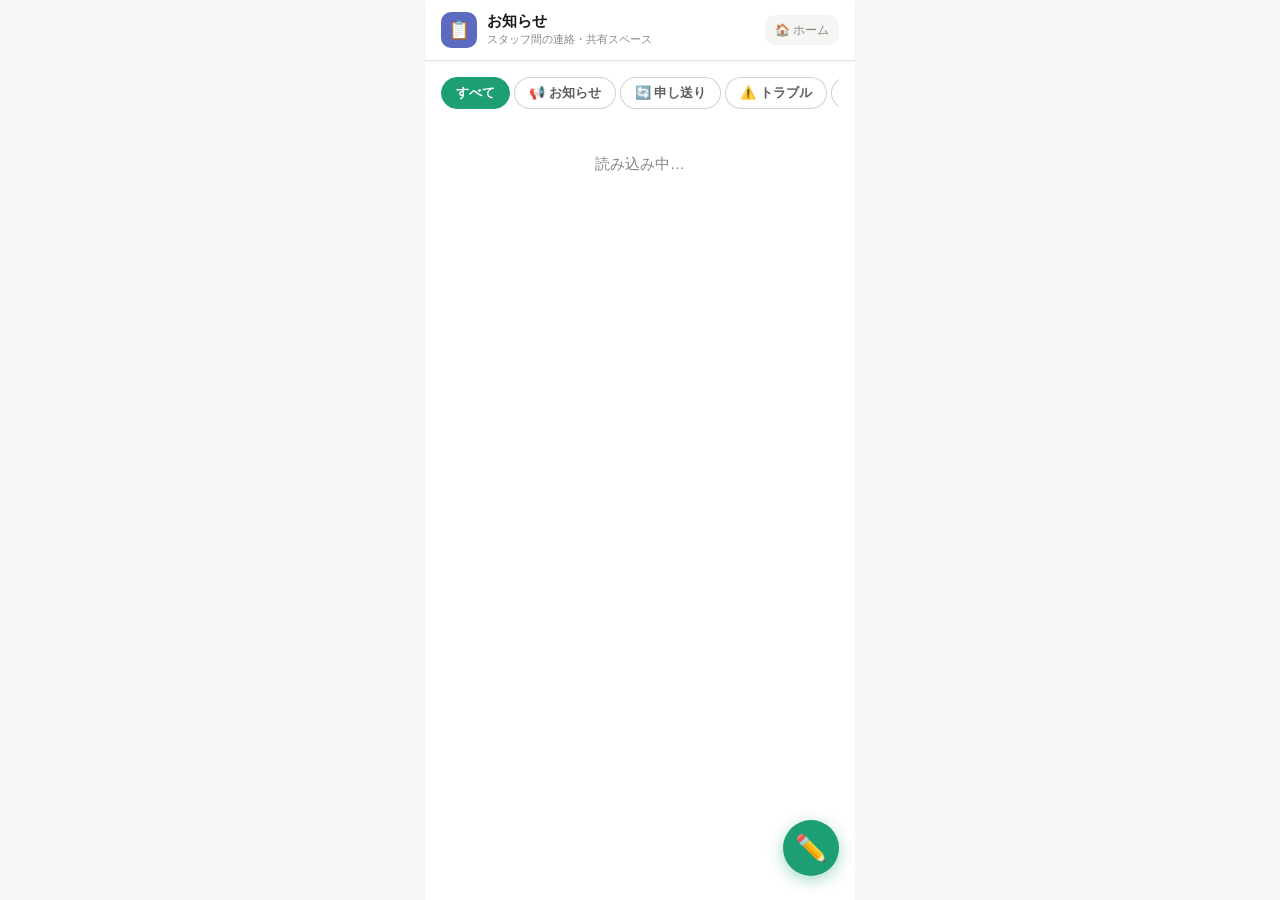
<file: board/index.html>
<!DOCTYPE html>
<html lang="ja">
<head>
<meta charset="UTF-8">
<meta name="viewport" content="width=device-width, initial-scale=1.0">
<title>お知らせ | 字幕システム</title>
<link rel="stylesheet" href="../css/common.css">
<style>
/* タブ */
.board-tabs { display:flex; gap:4px; padding:0 0 12px; overflow-x:auto; }
.board-tab { flex-shrink:0; padding:6px 14px; border-radius:var(--radius-pill); border:1.5px solid var(--border-md); background:#fff; font-size:13px; font-weight:600; font-family:var(--font); cursor:pointer; color:var(--text-sub); white-space:nowrap; }
.board-tab.active { background:var(--green-400); color:#fff; border-color:var(--green-400); }

/* 投稿ボタン */
.post-fab { position:fixed; bottom:24px; right:calc(50% - 215px + 16px); width:56px; height:56px; border-radius:50%; background:var(--green-400); color:#fff; font-size:26px; border:none; cursor:pointer; box-shadow:0 4px 16px rgba(29,158,117,.4); display:flex; align-items:center; justify-content:center; z-index:100; }
@media (max-width:430px) { .post-fab { right:16px; } }

/* フィード */
.feed { display:flex; flex-direction:column; gap:12px; padding-bottom:80px; }
.post-card { border-radius:var(--radius-lg); border:1.5px solid var(--border); background:#fff; padding:14px; }
.post-header { display:flex; align-items:center; gap:8px; margin-bottom:8px; }
.post-type-badge { font-size:11px; font-weight:700; padding:3px 8px; border-radius:var(--radius-pill); white-space:nowrap; }
.badge-notice   { background:var(--green-50);  color:var(--green-600); }
.badge-handover { background:#E3F2FD;           color:#1565C0; }
.badge-trouble  { background:var(--red-50);     color:var(--red-600); }
.badge-training { background:#EDE7F6;             color:#6A1B9A; }
.post-actions { display:flex; gap:6px; margin-left:auto; }
.post-action-btn { padding:3px 8px; border-radius:var(--radius-pill); border:1.5px solid var(--border-md); background:#fff; font-size:11px; font-weight:600; cursor:pointer; color:var(--text-sub); font-family:var(--font); }
.post-action-btn:hover { background:var(--gray-50); }
.post-action-btn.delete { border-color:rgba(220,38,38,.3); color:var(--red-600); }
/* 編集モーダル */
.edit-overlay { position:fixed; inset:0; background:rgba(0,0,0,.45); z-index:300; display:none; align-items:flex-end; }
.edit-overlay.show { display:flex; }
.edit-sheet { width:100%; max-width:430px; margin:0 auto; background:#fff; border-radius:var(--radius-lg) var(--radius-lg) 0 0; padding:20px 16px 32px; max-height:80vh; overflow-y:auto; }
.edit-sheet .modal-title { font-size:16px; font-weight:700; margin-bottom:14px; }
.post-author { font-size:13px; font-weight:700; color:var(--text); }
.post-time { font-size:11px; color:var(--text-hint); margin-left:auto; }
.post-content { font-size:14px; line-height:1.6; color:var(--text); white-space:pre-wrap; word-break:break-word; }
.post-sub { font-size:12px; color:var(--text-sub); margin-top:6px; white-space:pre-wrap; }
.post-footer { display:flex; align-items:center; gap:8px; margin-top:10px; border-top:1px solid var(--border); padding-top:8px; }
.react-btn { padding:4px 12px; border-radius:var(--radius-pill); border:1.5px solid var(--border-md); background:#fff; font-size:12px; font-weight:600; cursor:pointer; color:var(--text-sub); font-family:var(--font); }
.react-btn.reacted { background:var(--green-50); border-color:var(--green-400); color:var(--green-600); }
.react-count { font-size:12px; color:var(--text-hint); }

/* 投稿モーダル */
.modal-overlay { position:fixed; inset:0; background:rgba(0,0,0,.45); z-index:200; display:none; align-items:flex-end; }
.modal-overlay.show { display:flex; }
.modal-sheet { width:100%; max-width:430px; margin:0 auto; background:#fff; border-radius:var(--radius-lg) var(--radius-lg) 0 0; padding:20px 16px 32px; max-height:90vh; overflow-y:auto; }
.modal-title { font-size:16px; font-weight:700; margin-bottom:14px; }
.type-selector { display:grid; grid-template-columns:1fr 1fr; gap:8px; margin-bottom:16px; }
.type-option { padding:10px 8px; border-radius:var(--radius); border:2px solid var(--border); background:#fff; text-align:center; cursor:pointer; font-size:13px; font-weight:600; font-family:var(--font); color:var(--text-sub); }
.type-option.selected { border-color:var(--green-400); background:var(--green-50); color:var(--green-600); }
.form-fields { display:flex; flex-direction:column; gap:10px; }
.field-row label { display:block; font-size:12px; font-weight:600; color:var(--text-sub); margin-bottom:4px; }
.field-row input,
.field-row textarea { width:100%; padding:8px 10px; border:1.5px solid var(--border-md); border-radius:var(--radius); font-size:14px; font-family:var(--font); }
.modal-submit-btn { width:100%; min-height:52px; margin-top:16px; border-radius:var(--radius-lg); border:none; background:var(--green-400); color:#fff; font-size:16px; font-weight:700; font-family:var(--font); cursor:pointer; }
.modal-submit-btn:disabled { opacity:.5; cursor:not-allowed; }
.modal-cancel-btn { width:100%; min-height:44px; margin-top:8px; border-radius:var(--radius-lg); border:1.5px solid var(--border-md); background:#fff; color:var(--text-sub); font-size:14px; font-weight:600; font-family:var(--font); cursor:pointer; }

.liff-name-badge { background:var(--green-50); border:1px solid var(--green-100); border-radius:var(--radius); padding:8px 12px; font-size:13px; color:var(--green-600); margin-bottom:12px; display:none; }
.liff-name-badge.show { display:flex; align-items:center; gap:8px; }
.loading-msg { text-align:center; color:var(--text-hint); padding:32px 0; }
</style>
</head>
<body>
<div class="shell">
  <header class="header">
    <div class="header-logo" style="background:#5C6BC0;">📋</div>
    <div class="header-text">
      <div class="header-title">お知らせ</div>
      <div class="header-sub">スタッフ間の連絡・共有スペース</div>
    </div>
    <a class="header-back" href="../">🏠 ホーム</a>
  </header>

  <div class="content">
    <div id="liff-badge" class="liff-name-badge">
      <span>🟢</span><span id="liff-badge-name"></span><span class="text-hint text-sm">でログイン中</span>
    </div>

    <div class="board-tabs" id="board-tabs">
      <button class="board-tab active" data-type="" onclick="filterPosts(this,'')">すべて</button>
      <button class="board-tab" data-type="notice"   onclick="filterPosts(this,'notice')">📢 お知らせ</button>
      <button class="board-tab" data-type="handover" onclick="filterPosts(this,'handover')">🔄 申し送り</button>
      <button class="board-tab" data-type="trouble"  onclick="filterPosts(this,'trouble')">⚠️ トラブル</button>
      <button class="board-tab" data-type="training" onclick="filterPosts(this,'training')">📚 研修報告</button>
    </div>

    <div id="feed" class="feed">
      <div class="loading-msg">読み込み中…</div>
    </div>
  </div>
</div>

<!-- 投稿ボタン -->
<button class="post-fab" onclick="openModal()" title="投稿する">✏️</button>

<!-- 投稿モーダル -->
<div class="modal-overlay" id="modal-overlay" onclick="closeModalIfOutside(event)">
  <div class="modal-sheet" id="modal-sheet">
    <div class="modal-title">✏️ 新規投稿</div>

    <div class="type-selector">
      <button class="type-option selected" data-type="notice"   onclick="selectType(this)">📢 お知らせ</button>
      <button class="type-option"          data-type="handover" onclick="selectType(this)">🔄 申し送り</button>
      <button class="type-option"          data-type="trouble"  onclick="selectType(this)">⚠️ トラブル報告</button>
      <button class="type-option"          data-type="training" onclick="selectType(this)">📚 研修報告</button>
    </div>

    <div class="form-fields" id="form-fields"></div>

    <button class="modal-submit-btn" id="modal-submit-btn" onclick="submitPost()">投稿する</button>
    <button class="modal-cancel-btn" onclick="closeModal()">キャンセル</button>
  </div>
</div>

<!-- 編集モーダル -->
<div class="edit-overlay" id="edit-overlay" onclick="closeEditIfOutside(event)">
  <div class="edit-sheet" id="edit-sheet">
    <div class="modal-title">✏️ 投稿を編集</div>
    <div class="form-fields">
      <div class="field-row">
        <label>内容 *</label>
        <textarea id="edit-content" rows="5"></textarea>
      </div>
      <div class="field-row" id="edit-sub-row">
        <label id="edit-sub-label">サブ情報</label>
        <input type="text" id="edit-sub" />
      </div>
    </div>
    <button class="modal-submit-btn" id="edit-submit-btn" onclick="submitEdit()">保存する</button>
    <button class="modal-cancel-btn" onclick="closeEditModal()">キャンセル</button>
  </div>
</div>

<div id="toast" class="toast"></div>

<script src="../js/config.js"></script>
<script src="../js/liff-helper.js"></script>
<script>
let lockedName = null;
let currentType = 'notice';
let currentFilter = '';
let allPosts = [];

const TYPE_CONFIG = {
  notice:   { label:'📢 お知らせ', badge:'badge-notice',   fields:[{id:'content',label:'内容',type:'textarea',rows:4,required:true}] },
  handover: { label:'🔄 申し送り', badge:'badge-handover', fields:[{id:'content',label:'内容（シフト交代時の連絡など）',type:'textarea',rows:4,required:true}] },
  trouble:  { label:'⚠️ トラブル', badge:'badge-trouble',  fields:[
    {id:'time',   label:'発生時刻',  type:'time',     required:false},
    {id:'content',label:'状況・内容',type:'textarea', rows:3, required:true},
    {id:'action', label:'対応内容',  type:'textarea', rows:2, required:false},
  ]},
  training: { label:'📚 研修報告', badge:'badge-training', fields:[
    {id:'content',label:'研修内容',  type:'textarea', rows:4, required:true},
    {id:'sub',    label:'担当講師・備考', type:'text', placeholder:'任意', required:false},
  ]},
};

LiffHelper.init(LIFF_ID.board, GAS_URL.board, function(name, isLiff) {
  if (name) {
    lockedName = name;
    document.getElementById('liff-badge-name').textContent = name;
    document.getElementById('liff-badge').classList.add('show');
  }
  loadPosts('');
  renderFormFields();
});

function filterPosts(btn, type) {
  document.querySelectorAll('.board-tab').forEach(function(b){ b.classList.remove('active'); });
  btn.classList.add('active');
  currentFilter = type;
  renderFeed(type);
}

function loadPosts(type) {
  const cbName = 'cb_posts_'+Date.now();
  window[cbName] = function(res) {
    cleanup(cbName);
    allPosts = (res.success && res.data) ? res.data : [];
    renderFeed(currentFilter);
  };
  jsonp(GAS_URL.board, { action:'getPosts' }, cbName);
}

function renderFeed(typeFilter) {
  const feed = document.getElementById('feed');
  const posts = typeFilter ? allPosts.filter(function(p){ return p.type === typeFilter; }) : allPosts;
  if (!posts.length) {
    feed.innerHTML = '<div class="loading-msg">投稿がありません</div>';
    return;
  }
  feed.innerHTML = posts.map(function(p){ return renderPostCard(p); }).join('');
}

function renderPostCard(p) {
  const cfg = TYPE_CONFIG[p.type] || TYPE_CONFIG.notice;
  const myName = lockedName || '';
  const reacted = p.reactions.indexOf(myName) >= 0;
  const isOwner = myName && myName === p.name;
  const subHtml = p.sub ? '<div class="post-sub">'+escHtml(p.sub)+'</div>' : '';
  const actionBtns = isOwner
    ? '<div class="post-actions">'+
        '<button class="post-action-btn" onclick="openEditModal(\''+p.id+'\')">✏️ 編集</button>'+
        '<button class="post-action-btn delete" onclick="deletePost(\''+p.id+'\')">🗑️ 削除</button>'+
      '</div>'
    : '';
  return [
    '<div class="post-card" id="post-'+p.id+'">',
    '  <div class="post-header">',
    '    <span class="post-type-badge '+cfg.badge+'">'+cfg.label+'</span>',
    '    <span class="post-author">'+escHtml(p.name)+'</span>',
    '    <span class="post-time">'+escHtml(p.datetime)+'</span>',
    '  </div>',
    '  <div class="post-content">'+escHtml(p.content)+'</div>',
    subHtml,
    '  <div class="post-footer">',
    '    <button class="react-btn'+(reacted?' reacted':'') +'" onclick="reactPost(\''+p.id+'\',this)">',
    '      '+(reacted?'✅ 確認済み':'👍 確認しました'),
    '    </button>',
    '    <span class="react-count">'+p.reactions.length+'人確認</span>',
    actionBtns,
    '  </div>',
    '</div>',
  ].join('');
}

function reactPost(postId, btn) {
  const name = lockedName;
  if (!name) { showToast('ログインが必要です'); return; }
  if (btn.classList.contains('reacted')) return;
  btn.classList.add('reacted');
  btn.textContent = '✅ 確認済み';
  const card = btn.closest('.post-card');
  const countEl = card.querySelector('.react-count');
  const current = parseInt(countEl.textContent)||0;
  countEl.textContent = (current+1)+'人確認';
  postNoCors(GAS_URL.board, { action:'reactPost', postId:postId, reactor:name }, function(){});
}

function openModal() {
  renderFormFields();
  document.getElementById('modal-overlay').classList.add('show');
  const timeField = document.getElementById('field-time');
  if (timeField) { const now = new Date(); timeField.value = pad(now.getHours())+':'+pad(now.getMinutes()); }
  const btn = document.getElementById('modal-submit-btn');
  btn.disabled = false; btn.textContent = '投稿する';
}

function closeModal() {
  document.getElementById('modal-overlay').classList.remove('show');
}

function closeModalIfOutside(e) {
  if (e.target === document.getElementById('modal-overlay')) closeModal();
}

function selectType(btn) {
  document.querySelectorAll('.type-option').forEach(function(b){ b.classList.remove('selected'); });
  btn.classList.add('selected');
  currentType = btn.dataset.type;
  renderFormFields();
}

function renderFormFields() {
  const cfg = TYPE_CONFIG[currentType] || TYPE_CONFIG.notice;
  const container = document.getElementById('form-fields');
  container.innerHTML = cfg.fields.map(function(f){
    const req = f.required ? ' *' : '';
    let input = '';
    if (f.type === 'textarea') {
      input = '<textarea id="field-'+f.id+'" rows="'+(f.rows||3)+'" placeholder="'+(f.placeholder||'')+'"></textarea>';
    } else {
      input = '<input type="'+f.type+'" id="field-'+f.id+'" placeholder="'+(f.placeholder||'')+'" />';
    }
    return '<div class="field-row"><label>'+f.label+req+'</label>'+input+'</div>';
  }).join('');
  if (currentType === 'trouble' || currentType === 'complete') {
    const now = new Date();
    const tf = document.getElementById('field-time');
    if (tf) tf.value = pad(now.getHours())+':'+pad(now.getMinutes());
  }
}

function submitPost() {
  const name = lockedName;
  if (!name) { showToast('ログインが必要です'); return; }
  const cfg = TYPE_CONFIG[currentType];
  const contentEl = document.getElementById('field-content');
  if (!contentEl || !contentEl.value.trim()) { showToast('内容を入力してください'); return; }

  let content = contentEl.value.trim();
  let sub = '';

  if (currentType === 'trouble') {
    const time  = (document.getElementById('field-time')  || {}).value || '';
    const action= (document.getElementById('field-action')|| {}).value.trim() || '';
    const lines = [];
    if (time)   lines.push('【発生時刻】'+time);
    lines.push('【状況】'+content);
    if (action) lines.push('【対応】'+action);
    content = lines.join('\n');
  } else if (currentType === 'training') {
    sub = (document.getElementById('field-sub') || {}).value.trim() || '';
  }

  const btn = document.getElementById('modal-submit-btn');
  btn.disabled = true;
  btn.textContent = '送信中…';

  postNoCors(GAS_URL.board, { action:'submitPost', name:name, type:currentType, content:content, sub:sub }, function() {
    btn.disabled = false;
    btn.textContent = '投稿する';
    closeModal();
    showToast('投稿しました');
    loadPosts('');
  });
}

let editingPostId = null;

function deletePost(postId) {
  if (!window.confirm('この投稿を削除しますか？')) return;
  postNoCors(GAS_URL.board, { action:'deletePost', postId:String(postId), requester:lockedName||'' }, function() {
    allPosts = allPosts.filter(function(p){ return String(p.id) !== String(postId); });
    renderFeed(currentFilter);
    showToast('削除しました');
  });
}

function openEditModal(postId) {
  const p = allPosts.find(function(x){ return String(x.id) === String(postId); });
  if (!p) return;
  editingPostId = String(p.id);
  const cfg = TYPE_CONFIG[p.type] || TYPE_CONFIG.notice;
  const hasSubField = cfg.fields.some(function(f){ return f.id === 'sub'; });
  document.getElementById('edit-content').value = p.content;
  const subRow = document.getElementById('edit-sub-row');
  if (hasSubField) {
    subRow.style.display = '';
    document.getElementById('edit-sub-label').textContent = cfg.fields.find(function(f){ return f.id==='sub'; }).label || 'サブ情報';
    document.getElementById('edit-sub').value = p.sub || '';
  } else {
    subRow.style.display = 'none';
  }
  const btn = document.getElementById('edit-submit-btn');
  btn.disabled = false; btn.textContent = '保存する';
  document.getElementById('edit-overlay').classList.add('show');
}

function closeEditModal() {
  document.getElementById('edit-overlay').classList.remove('show');
  editingPostId = null;
}

function closeEditIfOutside(e) {
  if (e.target === document.getElementById('edit-overlay')) closeEditModal();
}

function submitEdit() {
  if (!editingPostId) return;
  const content = document.getElementById('edit-content').value.trim();
  if (!content) { showToast('内容を入力してください'); return; }
  const sub = document.getElementById('edit-sub').value.trim();
  const btn = document.getElementById('edit-submit-btn');
  btn.disabled = true; btn.textContent = '保存中…';
  postNoCors(GAS_URL.board, { action:'updatePost', postId:editingPostId, content:content, sub:sub, requester:lockedName||'' }, function() {
    const p = allPosts.find(function(x){ return String(x.id) === String(editingPostId); });
    if (p) { p.content = content; p.sub = sub; }
    renderFeed(currentFilter);
    closeEditModal();
    showToast('編集しました');
  });
}

function escHtml(str) {
  return String(str||'').replace(/&/g,'&amp;').replace(/</g,'&lt;').replace(/>/g,'&gt;').replace(/"/g,'&quot;');
}
function pad(n) { return String(n).padStart(2,'0'); }

function jsonp(url, params, cbName) {
  const qs = Object.keys(params).map(function(k){ return encodeURIComponent(k)+'='+encodeURIComponent(params[k]); }).join('&');
  const s = document.createElement('script');
  s.src = url+'?'+qs+'&callback='+cbName;
  s.onerror = function(){ cleanup(cbName); if(typeof window[cbName]==='function') window[cbName]({success:false}); };
  document.head.appendChild(s);
}
function cleanup(cbName) {
  delete window[cbName];
  document.querySelectorAll('script[src*="'+cbName+'"]').forEach(function(el){el.remove();});
}
function postNoCors(url, params, cb) {
  const form = document.createElement('form');
  Object.keys(params).forEach(function(k){ const i=document.createElement('input'); i.type='hidden'; i.name=k; i.value=params[k]; form.appendChild(i); });
  fetch(url, { method:'POST', mode:'no-cors', body:new FormData(form) })
    .then(function(){ setTimeout(cb,3000); }).catch(function(){ setTimeout(cb,3000); });
}
function showToast(msg) {
  const t=document.getElementById('toast'); t.textContent=msg; t.classList.add('show');
  setTimeout(function(){ t.classList.remove('show'); },2500);
}
</script>
</body>
</html>
</file>
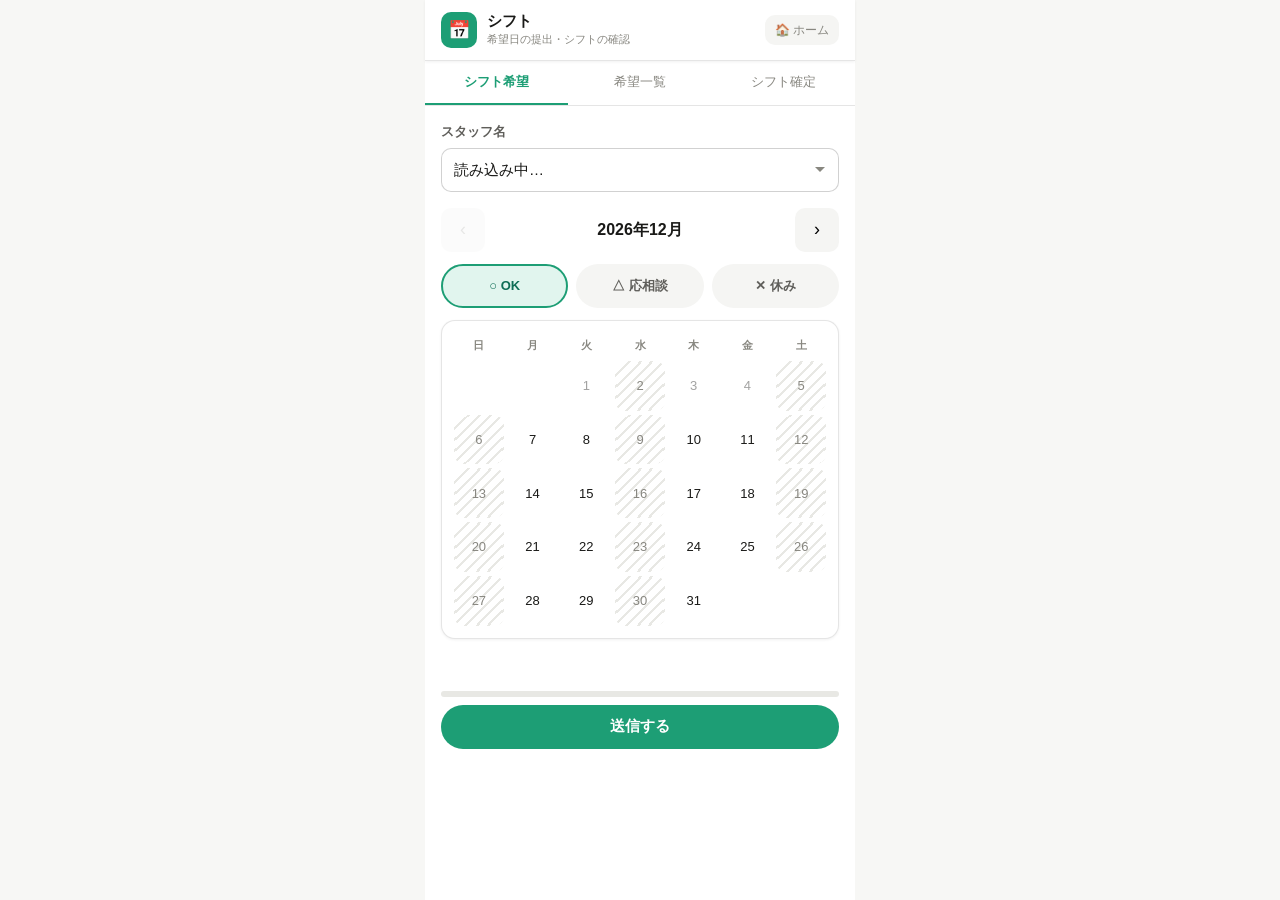
<file: shift/index.html>
<!DOCTYPE html>
<html lang="ja">
<head>
<meta charset="UTF-8">
<meta name="viewport" content="width=device-width, initial-scale=1.0">
<title>シフト | P-CUBE（字幕）</title>
<link rel="stylesheet" href="../css/common.css">
<style>
.cal-nav { display:flex; align-items:center; justify-content:space-between; margin-bottom:12px; }
.cal-nav-btn { min-width:44px; min-height:44px; border:none; background:var(--gray-100); border-radius:var(--radius); font-size:18px; cursor:pointer; display:flex; align-items:center; justify-content:center; }
.cal-nav-btn:disabled { opacity:.3; cursor:default; }
.cal-title { font-size:16px; font-weight:700; }
.cal-grid { display:grid; grid-template-columns:repeat(7,1fr); gap:4px; }
.cal-dow { text-align:center; font-size:11px; font-weight:700; color:var(--text-hint); padding:4px 0; }
.cal-day { aspect-ratio:1; display:flex; flex-direction:column; align-items:center; justify-content:center; border-radius:var(--radius); font-size:13px; font-weight:500; cursor:pointer; border:2px solid transparent; user-select:none; transition:background .1s; position:relative; }
.cal-day.empty,.cal-day.disabled,.cal-day.past { cursor:default; }
.cal-day.disabled { background:repeating-linear-gradient(-45deg,var(--gray-200),var(--gray-200) 2px,transparent 2px,transparent 8px); color:var(--text-hint); }
.cal-day.past { opacity:.4; cursor:default; }
.cal-day.sel-ok    { background:var(--green-50); border-color:var(--green-400); color:var(--green-600); font-weight:700; }
.cal-day.sel-maybe { background:var(--amber-50); border-color:var(--amber-400); color:var(--amber-600); font-weight:700; }
.cal-day.sel-ng    { background:var(--red-50);   border-color:var(--red-400);   color:var(--red-600);   font-weight:700; }
.cal-day.today-mark { outline:2px solid var(--green-400); outline-offset:1px; }
.cal-day.conf-confirmed { background:var(--green-50); border-color:var(--green-400); color:var(--green-600); font-weight:700; cursor:pointer; }
.cal-day.conf-selected { background:var(--green-400); color:#fff; border-color:var(--green-600); }
.conf-count { font-size:9px; line-height:1; margin-top:2px; }
.type-btns { display:flex; gap:8px; margin:12px 0; }
.type-btn { flex:1; min-height:44px; border-radius:var(--radius-pill); border:2px solid transparent; font-size:13px; font-weight:600; cursor:pointer; transition:all .15s; background:var(--gray-100); color:var(--text-sub); }
.type-btn.active-ok    { background:var(--green-50); border-color:var(--green-400); color:var(--green-600); }
.type-btn.active-maybe { background:var(--amber-50); border-color:var(--amber-400); color:var(--amber-600); }
.type-btn.active-ng    { background:var(--red-50);   border-color:var(--red-400);   color:var(--red-600); }
.sel-chip-area { min-height:32px; display:flex; flex-wrap:wrap; gap:4px; margin:8px 0; }
.progress-bar-wrap { height:6px; background:var(--gray-200); border-radius:var(--radius-pill); overflow:hidden; margin:6px 0; }
.progress-bar { height:100%; background:var(--green-400); border-radius:var(--radius-pill); transition:width .3s; }
.req-card { border:1px solid var(--border); border-radius:var(--radius-lg); padding:12px; margin-bottom:8px; }
.req-card-head { display:flex; align-items:center; justify-content:space-between; margin-bottom:8px; }
.req-date { font-size:14px; font-weight:700; }
.filter-row { display:flex; gap:6px; flex-wrap:wrap; margin-bottom:12px; }
.filter-btn { padding:6px 14px; border-radius:var(--radius-pill); border:1.5px solid var(--border-md); background:var(--bg); font-size:12px; font-weight:600; cursor:pointer; min-height:36px; }
.filter-btn.active { background:var(--green-400); color:#fff; border-color:var(--green-400); }
.deadline-banner { background:var(--amber-50); border:1px solid rgba(239,159,39,0.3); border-radius:var(--radius); padding:10px 14px; font-size:13px; color:var(--amber-600); margin-bottom:12px; display:none; }
.deadline-banner.show { display:block; }
.liff-name-badge { background:var(--green-50); border:1px solid var(--green-100); border-radius:var(--radius); padding:8px 12px; font-size:13px; color:var(--green-600); margin-bottom:12px; display:none; }
.liff-name-badge.show { display:flex; align-items:center; gap:8px; }
.conf-detail-box { background:var(--bg-sub); border:1px solid var(--border); border-radius:var(--radius-lg); padding:14px; margin-top:12px; }
.conf-detail-title { font-size:14px; font-weight:700; margin-bottom:10px; color:var(--green-600); }
.staff-confirmed-row { display:flex; align-items:center; gap:6px; margin-bottom:4px; }
</style>
</head>
<body>
<div class="shell">
  <header class="header">
    <div class="header-logo">📅</div>
    <div class="header-text">
      <div class="header-title">シフト</div>
      <div class="header-sub">希望日の提出・シフトの確認</div>
    </div>
    <a class="header-back" href="../">🏠 ホーム</a>
  </header>

  <nav class="tab-bar">
    <button class="tab-item active" onclick="switchTab('wish',this)">シフト希望</button>
    <button class="tab-item" onclick="switchTab('req',this)">希望一覧</button>
    <button class="tab-item" onclick="switchTab('confirm',this)">シフト確定</button>
  </nav>

  <div class="content">

    <!-- ===== シフト希望 ===== -->
    <div id="tab-wish" class="tab-panel active">
      <div id="liff-badge" class="liff-name-badge">
        <span>🟢</span>
        <span id="liff-badge-name"></span>
        <span class="text-hint text-sm">でログイン中</span>
      </div>

      <div class="form-group" id="staff-select-wrap">
        <label class="form-label">スタッフ名</label>
        <select id="staff-name" class="form-control" onchange="onStaffChange()">
          <option value="">読み込み中…</option>
        </select>
      </div>

      <div id="deadline-banner" class="deadline-banner"></div>

      <div class="cal-nav">
        <button class="cal-nav-btn" id="prev-month-btn" onclick="changeMonth(-1)">‹</button>
        <span class="cal-title" id="cal-title"></span>
        <button class="cal-nav-btn" id="next-month-btn" onclick="changeMonth(1)">›</button>
      </div>

      <div class="type-btns">
        <button class="type-btn" id="btn-ok"    onclick="selectType('ok')">○ OK</button>
        <button class="type-btn" id="btn-maybe" onclick="selectType('maybe')">△ 応相談</button>
        <button class="type-btn" id="btn-ng"    onclick="selectType('ng')">✕ 休み</button>
      </div>

      <div class="card" style="padding:12px;">
        <div class="cal-grid" id="cal-grid"></div>
      </div>

      <div class="sel-chip-area" id="sel-chips"></div>
      <div class="progress-bar-wrap"><div class="progress-bar" id="progress-bar" style="width:0%"></div></div>
      <div class="text-sm text-hint mb-8" id="progress-text"></div>

      <div id="staff-error" class="error-msg"></div>
      <button class="btn btn-primary" id="submit-shift-btn" onclick="submitShift()">送信する</button>
    </div>

    <!-- ===== 希望一覧 ===== -->
    <div id="tab-req" class="tab-panel">
      <div class="row mb-12">
        <select id="req-year"  class="form-control" onchange="loadRequests()"></select>
        <select id="req-month" class="form-control" onchange="loadRequests()"></select>
      </div>
      <div class="filter-row">
        <button class="filter-btn active" onclick="filterReq('all',this)">全件</button>
        <button class="filter-btn" onclick="filterReq('ok',this)">充足</button>
        <button class="filter-btn" onclick="filterReq('short',this)">人手不足</button>
        <button class="filter-btn" onclick="filterReq('caution',this)">要注意</button>
      </div>
      <div id="req-list"></div>
    </div>

    <!-- ===== シフト確定（スタッフ閲覧用） ===== -->
    <div id="tab-confirm" class="tab-panel">
      <!-- カレンダーナビ -->
      <div class="cal-nav">
        <button class="cal-nav-btn" id="conf-prev-btn" onclick="changeConfMonth(-1)">‹</button>
        <span class="cal-title" id="conf-cal-title"></span>
        <button class="cal-nav-btn" id="conf-next-btn" onclick="changeConfMonth(1)">›</button>
      </div>

      <!-- カレンダー -->
      <div class="card" style="padding:12px;">
        <div class="cal-grid" id="conf-cal-grid"></div>
      </div>

      <!-- 日付詳細 -->
      <div id="conf-detail" class="conf-detail-box hidden">
        <div class="conf-detail-title" id="conf-detail-title"></div>
        <div id="conf-detail-staff"></div>
      </div>

      <!-- 自分のシフト状況 -->
      <div id="my-conf-shifts" class="hidden" style="margin-top:16px;">
        <div class="section-title" id="my-conf-shifts-title" style="margin-bottom:8px;font-size:13px;"></div>
        <div class="card" style="padding:12px;">
          <div id="my-conf-shifts-body"></div>
        </div>
      </div>
    </div>

  </div>
</div>

<div id="toast" class="toast"></div>

<script src="../js/config.js"></script>
<script src="../js/liff-helper.js"></script>
<script>
const DOW_LABELS = ['日','月','火','水','木','金','土'];
const today  = new Date();
let curYear  = today.getFullYear();
let curMonth = today.getMonth() + 1;
let selectedType = 'ok';
let selections   = {};
let shiftDays    = [1,2,4,5];
let extraDates   = [];
let excludedDates = [];
let allStaff     = [];
let reqFilter    = 'all';
let reqData      = {};
let settings     = {};
let lockedName   = null;

// シフト確定用
let confViewYear  = today.getFullYear();
let confViewMonth = today.getMonth() + 1;
let confirmedData = {};
let selectedConfDate = null;

// ===== INIT =====
initYearMonthSelects();
loadSettingsData();

LiffHelper.init(LIFF_ID.shift, GAS_URL.shift, function(name, isLiff) {
  if (name) {
    lockedName = name;
    document.getElementById('liff-badge-name').textContent = name;
    document.getElementById('liff-badge').classList.add('show');
    document.getElementById('staff-select-wrap').classList.add('hidden');
    loadMyShift();
  } else {
    loadStaffNames();
  }
});

function initYearMonthSelects() {
  ['req-year'].forEach(function(id) {
    const sel = document.getElementById(id);
    sel.innerHTML = '';
    for (let y = today.getFullYear(); y <= today.getFullYear()+1; y++) {
      const o = document.createElement('option');
      o.value = y; o.textContent = y+'年';
      if (y === today.getFullYear()) o.selected = true;
      sel.appendChild(o);
    }
  });
  ['req-month'].forEach(function(id) {
    const sel = document.getElementById(id);
    sel.innerHTML = '';
    for (let m = 1; m <= 12; m++) {
      const o = document.createElement('option');
      o.value = m; o.textContent = m+'月';
      if (m === today.getMonth()+1) o.selected = true;
      sel.appendChild(o);
    }
  });
}

function switchTab(id, btn) {
  document.querySelectorAll('.tab-panel').forEach(function(el) { el.classList.remove('active'); });
  document.querySelectorAll('.tab-item').forEach(function(el)  { el.classList.remove('active'); });
  document.getElementById('tab-'+id).classList.add('active');
  btn.classList.add('active');
  if (id === 'req')     loadRequests();
  if (id === 'confirm') loadConfirmedView();
}

// ===== スタッフ名 =====
function loadStaffNames() {
  const cbName = 'cb_staff_'+Date.now();
  window[cbName] = function(res) {
    cleanup(cbName);
    allStaff = (res.success && res.data) ? res.data : [];
    const sel = document.getElementById('staff-name');
    sel.innerHTML = '<option value="">名前を選択</option>';
    allStaff.forEach(function(n) {
      const o = document.createElement('option'); o.value=n; o.textContent=n; sel.appendChild(o);
    });
  };
  jsonp(GAS_URL.shift, { action:'getStaff' }, cbName);
}

function getSelectedName() { return lockedName || document.getElementById('staff-name').value; }
function onStaffChange() { selections = {}; loadMyShift(); }

// ===== 設定 =====
function loadSettingsData() {
  const cbName = 'cb_set_'+Date.now();
  window[cbName] = function(res) {
    cleanup(cbName);
    if (!res.success) return;
    settings = res.data;
    shiftDays    = (settings.shift_days||'1,2,4,5').split(',').map(Number);
    extraDates   = (settings.shift_extra_dates||'').split(',').filter(Boolean);
    excludedDates = (settings.shift_excluded_dates||'').split(',').filter(Boolean);
    renderCalendar();
    if (settings.shift_deadline) {
      const b = document.getElementById('deadline-banner');
      // "YYYY-MM-DD" → "YYYY年M月D日まで" に変換
      const dp = settings.shift_deadline.split('-');
      const deadlineLabel = parseInt(dp[0],10)+'年'+parseInt(dp[1],10)+'月'+parseInt(dp[2],10)+'日まで';
      // 期限切れ判定：当日23:59まで有効（翌日0:00以降は期限切れ）
      const deadlineEnd = new Date(parseInt(dp[0],10), parseInt(dp[1],10)-1, parseInt(dp[2],10), 23, 59, 59);
      const isPastDeadline = new Date() > deadlineEnd;
      if (isPastDeadline) {
        b.textContent = '⚠️ 提出期限（'+deadlineLabel+'）を過ぎています。変更する場合は担当者へ直接連絡してください。';
        b.style.background = 'var(--red-50)';
        b.style.borderColor = 'rgba(226,75,74,0.3)';
        b.style.color = 'var(--red-600)';
        const submitBtn = document.getElementById('submit-shift-btn');
        if (submitBtn) { submitBtn.disabled = true; submitBtn.style.opacity = '0.4'; submitBtn.title = '提出期限が過ぎています'; }
      } else {
        b.textContent = '📅 提出期限：'+deadlineLabel;
      }
      b.classList.add('show');
    }
  };
  jsonp(GAS_URL.shift, { action:'getSettings' }, cbName);
}

function isShiftDate(dt) {
  const key = fmtDate(dt);
  if (excludedDates.indexOf(key) >= 0) return false;
  if (extraDates.indexOf(key) >= 0) return true;
  return shiftDays.indexOf(dt.getDay()) >= 0;
}

// ===== 自分のシフト =====
function loadMyShift() {
  const name = getSelectedName();
  if (!name) { renderCalendar(); return; }
  const cbName = 'cb_my_'+Date.now();
  window[cbName] = function(res) {
    cleanup(cbName);
    selections = (res.success && res.data) ? res.data : {};
    renderCalendar(); renderChips(); updateProgress();
  };
  jsonp(GAS_URL.shift, { action:'getMyShift', name:name, year:curYear, month:curMonth }, cbName);
}

// ===== カレンダー =====
function renderCalendar() {
  const grid = document.getElementById('cal-grid');
  grid.innerHTML = '';
  document.getElementById('cal-title').textContent = curYear+'年'+curMonth+'月';
  DOW_LABELS.forEach(function(d) {
    const c = document.createElement('div'); c.className='cal-dow'; c.textContent=d; grid.appendChild(c);
  });
  const firstDow = new Date(curYear, curMonth-1, 1).getDay();
  const days = new Date(curYear, curMonth, 0).getDate();
  const todayKey = fmtDate(today);
  for (let i = 0; i < firstDow; i++) {
    const b = document.createElement('div'); b.className='cal-day empty'; grid.appendChild(b);
  }
  for (let d = 1; d <= days; d++) {
    const dt  = new Date(curYear, curMonth-1, d);
    const key = fmtDate(dt);
    const isPast   = dt < new Date(today.getFullYear(), today.getMonth(), today.getDate());
    const isTarget = isShiftDate(dt);
    const isToday  = key === todayKey;
    const selType  = selections[key];
    const cell = document.createElement('div');
    cell.textContent = d;
    cell.className   = 'cal-day';
    if (!isTarget)   { cell.classList.add('disabled'); }
    else if (isPast) { cell.classList.add('past'); }
    else {
      if (selType) cell.classList.add('sel-'+selType);
      if (isToday) cell.classList.add('today-mark');
      cell.addEventListener('click', function() { toggleDay(key, cell); });
    }
    grid.appendChild(cell);
  }
  const nowY = today.getFullYear(), nowM = today.getMonth()+1;
  document.getElementById('prev-month-btn').disabled = (curYear===nowY && curMonth<=nowM);
  document.getElementById('next-month-btn').disabled = (curYear*12+curMonth) >= (nowY*12+nowM+3);
}

function toggleDay(key, cell) {
  const cur = selections[key];
  const tm  = cell.classList.contains('today-mark');
  if (cur === selectedType) {
    delete selections[key];
    cell.className = 'cal-day'+(tm?' today-mark':'');
  } else {
    selections[key] = selectedType;
    cell.className = 'cal-day sel-'+selectedType+(tm?' today-mark':'');
  }
  renderChips(); updateProgress();
}

function changeMonth(delta) {
  curMonth += delta;
  if (curMonth > 12) { curMonth=1; curYear++; }
  if (curMonth < 1)  { curMonth=12; curYear--; }
  selections = {};
  loadMyShift();
}

function selectType(type) {
  selectedType = type;
  ['ok','maybe','ng'].forEach(function(t) {
    document.getElementById('btn-'+t).className = 'type-btn'+(t===type?' active-'+t:'');
  });
}

function renderChips() {
  const area = document.getElementById('sel-chips');
  area.innerHTML = '';
  Object.keys(selections).sort().forEach(function(key) {
    const type = selections[key];
    const chip = document.createElement('span');
    chip.className = 'chip chip-'+(type==='ok'?'green':type==='maybe'?'amber':'red');
    chip.textContent = {ok:'○',maybe:'△',ng:'✕'}[type]+' '+key.slice(5);
    area.appendChild(chip);
  });
}

function updateProgress() {
  let total = 0;
  const daysInMonth = new Date(curYear, curMonth, 0).getDate();
  const midnight = new Date(today.getFullYear(), today.getMonth(), today.getDate());
  for (let d = 1; d <= daysInMonth; d++) {
    const dt = new Date(curYear, curMonth-1, d);
    if (dt >= midnight && isShiftDate(dt)) total++;
  }
  const done = Object.keys(selections).length;
  const pct  = total > 0 ? Math.round(done/total*100) : 0;
  document.getElementById('progress-bar').style.width = pct+'%';
  document.getElementById('progress-text').textContent = done+' / '+total+'日 入力済み';
}

// ===== 送信 =====
function submitShift() {
  const name  = getSelectedName();
  const errEl = document.getElementById('staff-error');
  errEl.classList.remove('show');
  if (!name)  { errEl.textContent='スタッフ名を選択してください'; errEl.classList.add('show'); return; }
  if (!Object.keys(selections).length) { errEl.textContent='日付を選択してください'; errEl.classList.add('show'); return; }
  // 期限チェック
  if (settings && settings.shift_deadline) {
    const dp = settings.shift_deadline.split('-');
    const deadlineEnd = new Date(parseInt(dp[0],10), parseInt(dp[1],10)-1, parseInt(dp[2],10), 23, 59, 59);
    if (new Date() > deadlineEnd) { errEl.textContent='提出期限を過ぎているため送信できません。'; errEl.classList.add('show'); return; }
  }
  const btn = document.getElementById('submit-shift-btn');
  btn.disabled = true;
  btn.innerHTML = '<span class="spinner"></span>送信中…';
  const entries = Object.keys(selections).map(function(k) { return {date:k, type:selections[k]}; });
  postNoCors(GAS_URL.shift, { action:'submitShift', name:name, year:String(curYear), month:String(curMonth), entries:JSON.stringify(entries) }, function() {
    btn.disabled = false; btn.textContent = '送信する';
    showToast('送信しました。修正する場合はもう一度送信できます。');
    // 送信後に再読み込みして保存内容を表示
    loadMyShift();
  });
}

// ===== 希望一覧 =====
function loadRequests() {
  const year  = document.getElementById('req-year').value;
  const month = document.getElementById('req-month').value;
  const cbName = 'cb_req_'+Date.now();
  window[cbName] = function(res) {
    cleanup(cbName);
    reqData = (res.success && res.data) ? res.data : {};
    renderRequests();
  };
  jsonp(GAS_URL.shift, { action:'getShiftRequests', year:year, month:month }, cbName);
}

function filterReq(type, btn) {
  reqFilter = type;
  document.querySelectorAll('.filter-btn').forEach(function(el) { el.classList.remove('active'); });
  btn.classList.add('active');
  renderRequests();
}

function renderRequests() {
  const list = document.getElementById('req-list');
  list.innerHTML = '';
  Object.keys(reqData).sort().forEach(function(date) {
    const d = reqData[date];
    const ok = d.ok||[], maybe = d.maybe||[], ng = d.ng||[];
    const total = ok.length + maybe.length;
    if (reqFilter==='ok'      && total < 2)  return;
    if (reqFilter==='short'   && total >= 2)  return;
    if (reqFilter==='caution' && maybe.length === 0) return;
    const badge = total >= 2
      ? '<span class="badge badge-green">充足</span>'
      : total === 1
        ? '<span class="badge badge-amber">要注意</span>'
        : '<span class="badge badge-red">人手不足</span>';
    const card = document.createElement('div');
    card.className = 'req-card';
    let html = '<div class="req-card-head"><span class="req-date">'+date+'</span>'+badge+'</div>';
    if (ok.length)    html += '<div><span class="text-sm text-hint">OK: </span>'    +ok.map(function(n){return '<span class="chip chip-green">'+esc(n)+'</span>';}).join('')+'</div>';
    if (maybe.length) html += '<div><span class="text-sm text-hint">応相談: </span>'+maybe.map(function(n){return '<span class="chip chip-amber">'+esc(n)+'</span>';}).join('')+'</div>';
    if (ng.length)    html += '<div><span class="text-sm text-hint">休み: </span>'  +ng.map(function(n){return '<span class="chip chip-red">'+esc(n)+'</span>';}).join('')+'</div>';
    card.innerHTML = html;
    list.appendChild(card);
  });
  if (!list.innerHTML) list.innerHTML = '<p class="text-hint text-center mt-16">データがありません</p>';
}

// ===== シフト確定（閲覧） =====
function loadConfirmedView() {
  const cbName = 'cb_confv_'+Date.now();
  window[cbName] = function(res) {
    cleanup(cbName);
    confirmedData = (res.success && res.data) ? res.data : {};
    renderConfirmedCalendar();
    renderMyConfShifts();
  };
  jsonp(GAS_URL.shift, { action:'getConfirmedShift', year:confViewYear, month:confViewMonth }, cbName);
}


function renderConfirmedCalendar() {
  const grid = document.getElementById('conf-cal-grid');
  grid.innerHTML = '';
  document.getElementById('conf-cal-title').textContent = confViewYear+'年'+confViewMonth+'月';
  DOW_LABELS.forEach(function(d) {
    const c = document.createElement('div'); c.className='cal-dow'; c.textContent=d; grid.appendChild(c);
  });
  const todayKey = fmtDate(today);
  const firstDow = new Date(confViewYear, confViewMonth-1, 1).getDay();
  const days = new Date(confViewYear, confViewMonth, 0).getDate();
  for (let i = 0; i < firstDow; i++) {
    const b = document.createElement('div'); b.className='cal-day empty'; grid.appendChild(b);
  }
  for (let d = 1; d <= days; d++) {
    const dt  = new Date(confViewYear, confViewMonth-1, d);
    const key = fmtDate(dt);
    const cell = document.createElement('div');
    cell.className = 'cal-day';
    const numEl = document.createElement('span');
    numEl.textContent = d;
    cell.appendChild(numEl);
    if (confirmedData[key] && confirmedData[key].length > 0) {
      cell.classList.add(key === selectedConfDate ? 'conf-selected' : 'conf-confirmed');
      const cnt = document.createElement('div');
      cnt.className = 'conf-count';
      cnt.textContent = confirmedData[key].length+'名';
      cell.appendChild(cnt);
      cell.addEventListener('click', function() { showConfirmedDetail(key); });
    }
    if (key === todayKey) cell.classList.add('today-mark');
    grid.appendChild(cell);
  }
  const nowY = today.getFullYear(), nowM = today.getMonth()+1;
  document.getElementById('conf-prev-btn').disabled = (confViewYear===nowY && confViewMonth<=nowM);
  document.getElementById('conf-next-btn').disabled = (confViewYear*12+confViewMonth) >= (nowY*12+nowM+3);
}

function changeConfMonth(delta) {
  confViewMonth += delta;
  if (confViewMonth > 12) { confViewMonth=1; confViewYear++; }
  if (confViewMonth < 1)  { confViewMonth=12; confViewYear--; }
  selectedConfDate = null;
  document.getElementById('conf-detail').classList.add('hidden');
  document.getElementById('my-conf-shifts').classList.add('hidden');
  loadConfirmedView();
}

function showConfirmedDetail(date) {
  selectedConfDate = date;
  renderConfirmedCalendar();
  const parts = date.split('-');
  document.getElementById('conf-detail-title').textContent =
    parseInt(parts[1])+'月'+parseInt(parts[2])+'日 の確定シフト';
  const staffEl = document.getElementById('conf-detail-staff');
  const confirmed = confirmedData[date] || [];
  staffEl.innerHTML = confirmed.map(function(e) {
    return '<div class="staff-confirmed-row"><span class="chip chip-green">'+esc(e.name)+'</span><span class="text-sm text-hint">（'+esc(normalizeType(e.type))+'）</span></div>';
  }).join('') || '<p class="text-sm text-hint">担当なし</p>';
  document.getElementById('conf-detail').classList.remove('hidden');
  document.getElementById('conf-detail').scrollIntoView({ behavior:'smooth', block:'nearest' });
}

function renderMyConfShifts() {
  const name = getSelectedName();
  const panel = document.getElementById('my-conf-shifts');
  if (!name) { panel.classList.add('hidden'); return; }
  const myDates = [];
  Object.keys(confirmedData).sort().forEach(function(date) {
    (confirmedData[date] || []).forEach(function(e) {
      if (e.name === name) myDates.push({ date: date, type: e.type });
    });
  });
  document.getElementById('my-conf-shifts-title').textContent =
    name + ' さんの確定シフト（' + confViewYear + '年' + confViewMonth + '月）';
  const bodyEl = document.getElementById('my-conf-shifts-body');
  if (myDates.length === 0) {
    bodyEl.innerHTML = '<p class="text-sm text-hint" style="padding:4px 0;">確定シフトはありません</p>';
  } else {
    bodyEl.innerHTML = myDates.map(function(item) {
      const dp = item.date.split('-');
      return '<div class="staff-confirmed-row"><span class="chip chip-green">'+
        parseInt(dp[1],10)+'月'+parseInt(dp[2],10)+'日</span>'+
        '<span class="text-sm text-hint">（'+esc(item.type||'---')+'）</span></div>';
    }).join('');
  }
  panel.classList.remove('hidden');
}

// ===== ユーティリティ =====
function normalizeType(t) {
  if (!t || t === '業務A' || t === '業務B') return '---';
  return t;
}

function fmtDate(dt) {
  return dt.getFullYear()+'-'+String(dt.getMonth()+1).padStart(2,'0')+'-'+String(dt.getDate()).padStart(2,'0');
}
function jsonp(url, params, cbName) {
  const qs = Object.keys(params).map(function(k){ return encodeURIComponent(k)+'='+encodeURIComponent(params[k]); }).join('&');
  const s = document.createElement('script');
  s.src = url+'?'+qs+'&callback='+cbName;
  s.onerror = function() { cleanup(cbName); if(typeof window[cbName]==='function') window[cbName]({success:false}); };
  document.head.appendChild(s);
}
function cleanup(cbName) {
  delete window[cbName];
  document.querySelectorAll('script[src*="'+cbName+'"]').forEach(function(el){el.remove();});
}
function postNoCors(url, params, cb) {
  const form = document.createElement('form');
  Object.keys(params).forEach(function(k){
    const i=document.createElement('input'); i.type='hidden'; i.name=k; i.value=params[k]; form.appendChild(i);
  });
  fetch(url, { method:'POST', mode:'no-cors', body:new FormData(form) })
    .then(function(){ setTimeout(cb,3000); }).catch(function(){ setTimeout(cb,3000); });
}
function showToast(msg) {
  const t=document.getElementById('toast'); t.textContent=msg; t.classList.add('show');
  setTimeout(function(){ t.classList.remove('show'); },2500);
}
function esc(str) {
  return (str||'').replace(/&/g,'&amp;').replace(/"/g,'&quot;').replace(/</g,'&lt;').replace(/>/g,'&gt;');
}

renderCalendar();
selectType('ok');
</script>
</body>
</html>
</file>
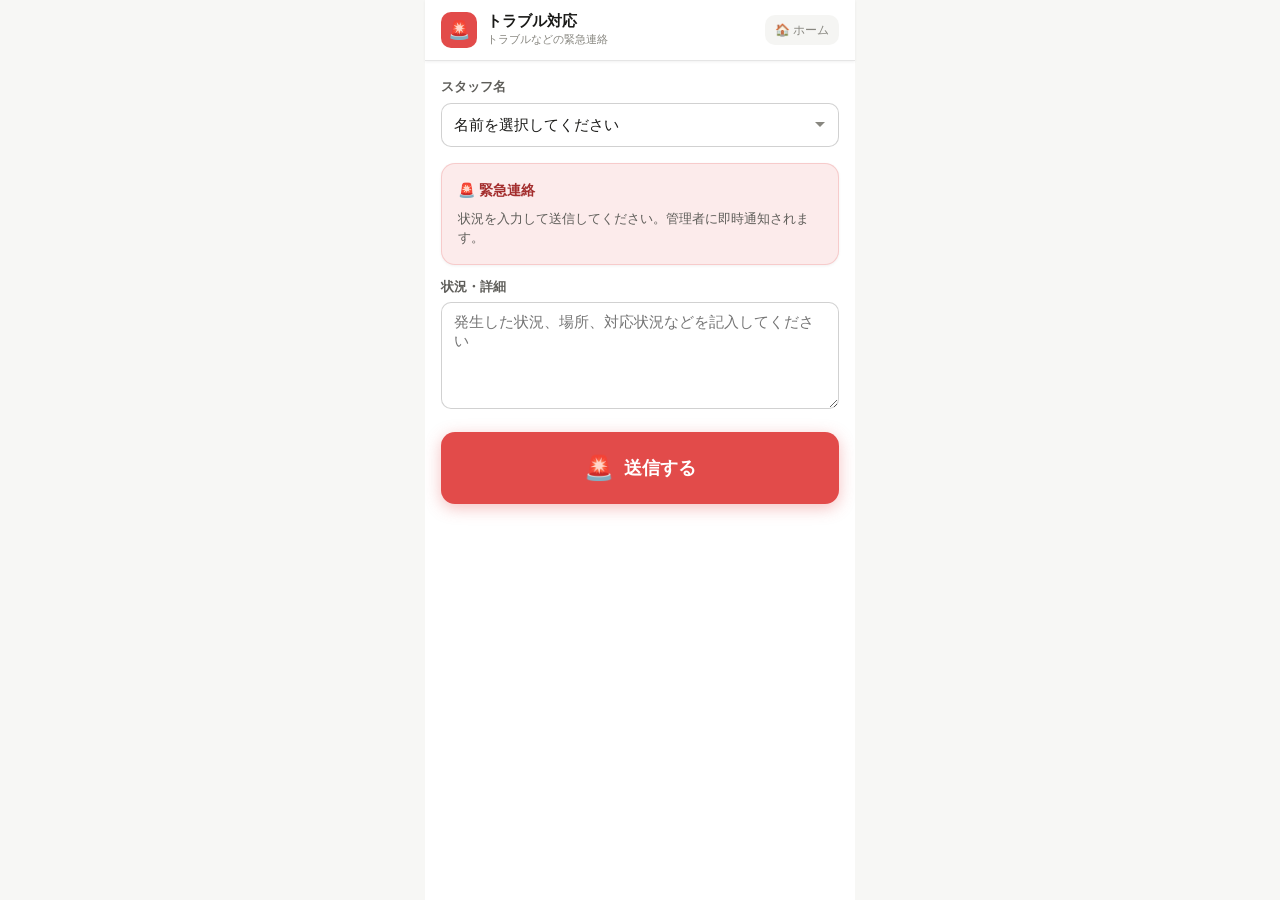
<file: trouble/index.html>
<!DOCTYPE html>
<html lang="ja">
<head>
<meta charset="UTF-8">
<meta name="viewport" content="width=device-width, initial-scale=1.0">
<title>トラブル対応 | P-CUBE（字幕）</title>
<link rel="stylesheet" href="../css/common.css">
<style>
.trouble-send-btn { width:100%; min-height:72px; border-radius:var(--radius-lg); border:none; background:var(--red-400); color:#fff; font-size:18px; font-weight:700; font-family:var(--font); cursor:pointer; display:flex; align-items:center; justify-content:center; gap:10px; padding:1.2rem; box-shadow:0 4px 16px rgba(226,75,74,.35); transition:opacity .15s,transform .1s; margin-top:8px; }
.trouble-send-btn:active { transform:scale(.97); }
.trouble-send-btn:disabled { opacity:.5; cursor:not-allowed; transform:none; }
.trouble-icon { font-size:24px; }
.liff-name-badge { background:var(--green-50); border:1px solid var(--green-100); border-radius:var(--radius); padding:8px 12px; font-size:13px; color:var(--green-600); margin-bottom:12px; display:none; }
.liff-name-badge.show { display:flex; align-items:center; gap:8px; }
</style>
</head>
<body>
<div class="shell">
  <header class="header">
    <div class="header-logo" style="background:var(--red-400);">🚨</div>
    <div class="header-text">
      <div class="header-title">トラブル対応</div>
      <div class="header-sub">トラブルなどの緊急連絡</div>
    </div>
    <a class="header-back" href="../">🏠 ホーム</a>
  </header>

  <div class="content">
    <div id="liff-badge" class="liff-name-badge">
      <span>🟢</span><span id="liff-badge-name"></span><span class="text-hint text-sm">でログイン中</span>
    </div>

    <div class="form-group" id="staff-select-wrap">
      <label class="form-label">スタッフ名</label>
      <select id="staff-name" class="form-control">
        <option value="">名前を選択してください</option>
      </select>
    </div>

    <div id="error-msg" class="error-msg"></div>

    <div class="card" style="background:var(--red-50);border-color:rgba(226,75,74,.2);margin-bottom:12px;">
      <div class="card-title" style="color:var(--red-600);">🚨 緊急連絡</div>
      <p class="text-sm text-sub">状況を入力して送信してください。管理者に即時通知されます。</p>
    </div>

    <div class="form-group">
      <label class="form-label">状況・詳細</label>
      <textarea id="detail-text" class="form-control" rows="5" placeholder="発生した状況、場所、対応状況などを記入してください"></textarea>
    </div>

    <button class="trouble-send-btn" id="btn-send" onclick="submitTrouble()">
      <span class="trouble-icon">🚨</span><span>送信する</span>
    </button>

    <div id="sent-msg" class="success-msg mt-12"></div>
  </div>
</div>
<div id="toast" class="toast"></div>

<script src="../js/config.js"></script>
<script src="../js/liff-helper.js"></script>
<script>
let lockedName = null;

LiffHelper.init(LIFF_ID.trouble, GAS_URL.trouble, function(name, isLiff) {
  if (name) {
    lockedName = name;
    document.getElementById('liff-badge-name').textContent = name;
    document.getElementById('liff-badge').classList.add('show');
    document.getElementById('staff-select-wrap').classList.add('hidden');
  } else {
    loadStaffNames();
  }
});

function loadStaffNames() {
  const cbName = 'cb_staff_'+Date.now();
  window[cbName] = function(res) {
    cleanup(cbName);
    const names = (res.success && res.data) ? res.data : [];
    const sel = document.getElementById('staff-name');
    sel.innerHTML = '<option value="">名前を選択してください</option>';
    names.forEach(function(n){ const o=document.createElement('option'); o.value=n; o.textContent=n; sel.appendChild(o); });
  };
  jsonp(GAS_URL.trouble, { action:'getStaff' }, cbName);
}

function getSelectedName() { return lockedName || document.getElementById('staff-name').value; }

function submitTrouble() {
  const name   = getSelectedName();
  const detail = document.getElementById('detail-text').value.trim();
  const errEl  = document.getElementById('error-msg');
  errEl.classList.remove('show');
  if (!name)   { errEl.textContent='スタッフ名を選択してください'; errEl.classList.add('show'); return; }
  if (!detail) { errEl.textContent='状況・詳細を入力してください'; errEl.classList.add('show'); return; }
  if (!window.confirm('管理者へ緊急連絡を送信しますか？')) return;

  const btn = document.getElementById('btn-send');
  btn.disabled = true;
  btn.innerHTML = '<span class="trouble-icon">⏳</span><span>送信中…</span>';

  postNoCors(GAS_URL.trouble, { action:'submitTrouble2nd', name:name, detail:detail }, function() {
    btn.innerHTML = '<span class="trouble-icon">✅</span><span>送信済み</span>';
    btn.style.background = 'var(--gray-400)';
    const s = document.getElementById('sent-msg');
    s.textContent = '✅ 送信しました。管理者に通知されました。';
    s.classList.add('show');
    showToast('送信しました');
  });
}

function jsonp(url, params, cbName) {
  const qs = Object.keys(params).map(function(k){ return encodeURIComponent(k)+'='+encodeURIComponent(params[k]); }).join('&');
  const s = document.createElement('script');
  s.src = url+'?'+qs+'&callback='+cbName;
  s.onerror = function(){ cleanup(cbName); if(typeof window[cbName]==='function') window[cbName]({success:false}); };
  document.head.appendChild(s);
}
function cleanup(cbName) {
  delete window[cbName];
  document.querySelectorAll('script[src*="'+cbName+'"]').forEach(function(el){el.remove();});
}
function postNoCors(url, params, cb) {
  const form = document.createElement('form');
  Object.keys(params).forEach(function(k){ const i=document.createElement('input'); i.type='hidden'; i.name=k; i.value=params[k]; form.appendChild(i); });
  fetch(url, { method:'POST', mode:'no-cors', body:new FormData(form) })
    .then(function(){ setTimeout(cb,3000); }).catch(function(){ setTimeout(cb,3000); });
}
function showToast(msg) {
  const t=document.getElementById('toast'); t.textContent=msg; t.classList.add('show');
  setTimeout(function(){ t.classList.remove('show'); },2500);
}
</script>
</body>
</html>
</file>
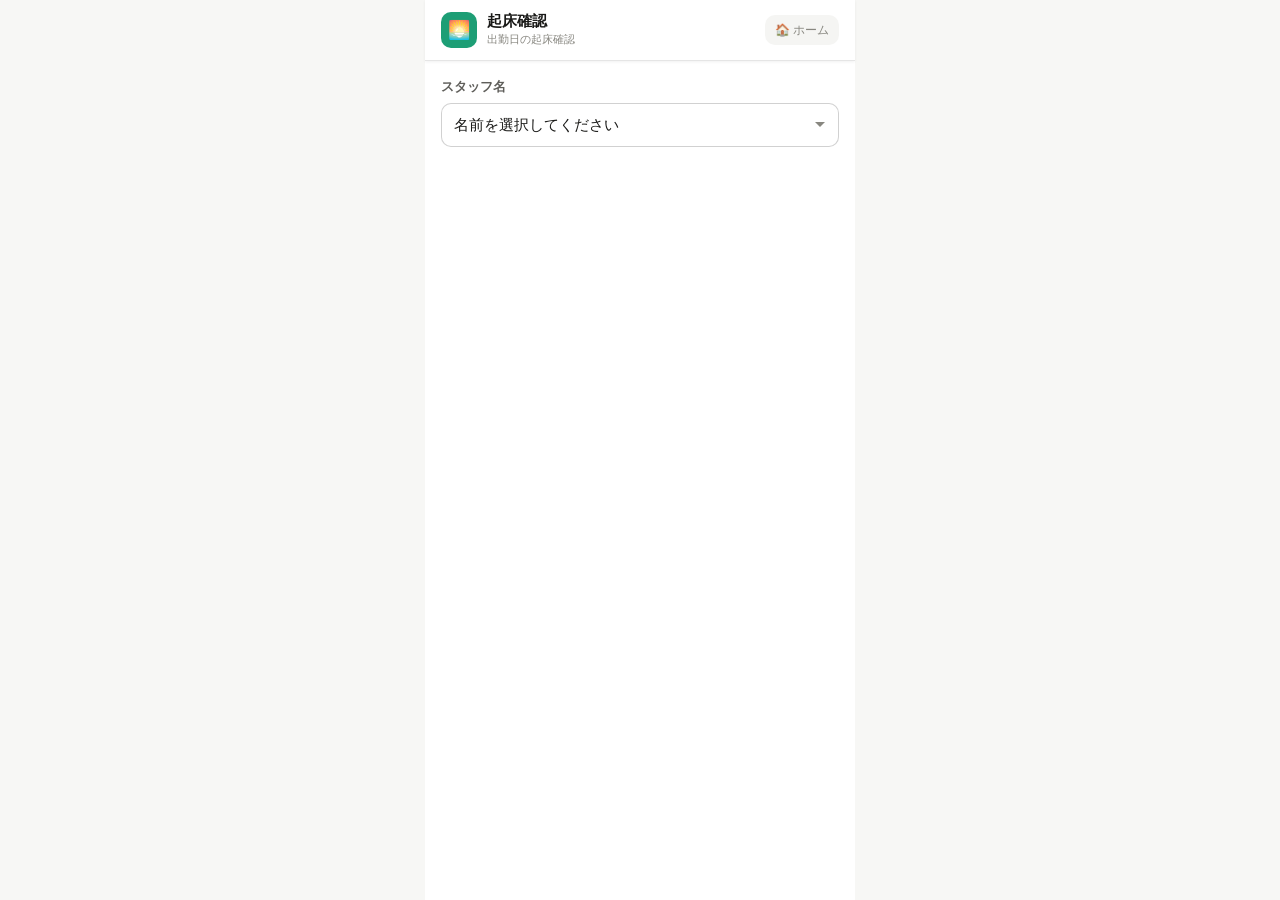
<file: wakeup/index.html>
<!DOCTYPE html>
<html lang="ja">
<head>
<meta charset="UTF-8">
<meta name="viewport" content="width=device-width, initial-scale=1.0">
<title>起床確認 | 字幕システム</title>
<link rel="stylesheet" href="../css/common.css">
<style>
.wakeup-btn-group { display:flex; flex-direction:column; gap:16px; margin-top:24px; }
.wakeup-btn { width:100%; min-height:72px; border-radius:var(--radius-lg); border:none; font-size:18px; font-weight:700; font-family:var(--font); cursor:pointer; display:flex; align-items:center; justify-content:center; gap:10px; transition:opacity .15s,transform .1s; padding:1.2rem; background:var(--green-400); color:#fff; box-shadow:0 4px 16px rgba(29,158,117,.3); }
.wakeup-btn:active { transform:scale(.97); }
.wakeup-btn:disabled { opacity:.5; cursor:not-allowed; transform:none; }
.wakeup-icon { font-size:24px; }
.sent-msg { text-align:center; padding:24px 0; font-size:16px; color:var(--green-600); font-weight:600; }
.liff-name-badge { background:var(--green-50); border:1px solid var(--green-100); border-radius:var(--radius); padding:8px 12px; font-size:13px; color:var(--green-600); margin-bottom:12px; display:none; }
.liff-name-badge.show { display:flex; align-items:center; gap:8px; }
.status-msg { margin-top:16px; padding:16px; border-radius:var(--radius-lg); font-size:14px; font-weight:600; text-align:center; }
.status-no-shift { background:var(--gray-100); color:var(--text-hint); }
.status-past-deadline { background:var(--amber-50); color:var(--amber-600); border:1px solid rgba(245,158,11,.3); }
.status-already-sent { background:var(--green-50); color:var(--green-600); border:1px solid rgba(29,158,117,.2); }
</style>
</head>
<body>
<div class="shell">
  <header class="header">
    <div class="header-logo">🌅</div>
    <div class="header-text">
      <div class="header-title">起床確認</div>
      <div class="header-sub">出勤日の起床確認</div>
    </div>
    <a class="header-back" href="../">🏠 ホーム</a>
  </header>

  <div class="content">
    <div id="liff-badge" class="liff-name-badge">
      <span>🟢</span><span id="liff-badge-name"></span><span class="text-hint text-sm">でログイン中</span>
    </div>

    <div class="form-group" id="staff-select-wrap">
      <label class="form-label">スタッフ名</label>
      <select id="staff-name" class="form-control" onchange="onStaffChange()">
        <option value="">名前を選択してください</option>
      </select>
    </div>

    <div id="error-msg" class="error-msg"></div>

    <div id="status-area" class="hidden"></div>

    <div id="btn-area" class="hidden">
      <div class="wakeup-btn-group">
        <button class="wakeup-btn" id="wakeup-btn" onclick="submitWakeup()">
          <span class="wakeup-icon">🌄</span><span>起床</span>
        </button>
      </div>
    </div>

    <div id="sent-area" class="hidden">
      <div class="card" style="margin-top:16px;">
        <div class="sent-msg">✅ 送信しました</div>
      </div>
    </div>
  </div>
</div>
<div id="toast" class="toast"></div>

<script src="../js/config.js"></script>
<script src="../js/liff-helper.js"></script>
<script>
let lockedName = null;

LiffHelper.init(LIFF_ID.wakeup, GAS_URL.wakeup, function(name, isLiff) {
  if (name) {
    lockedName = name;
    document.getElementById('liff-badge-name').textContent = name;
    document.getElementById('liff-badge').classList.add('show');
    document.getElementById('staff-select-wrap').classList.add('hidden');
    checkShift(name);
  } else {
    loadStaffNames();
  }
});

function loadStaffNames() {
  const cbName = 'cb_staff_'+Date.now();
  window[cbName] = function(res) {
    cleanup(cbName);
    const names = (res.success && res.data) ? res.data : [];
    const sel = document.getElementById('staff-name');
    sel.innerHTML = '<option value="">名前を選択してください</option>';
    names.forEach(function(n) {
      const o = document.createElement('option'); o.value=n; o.textContent=n; sel.appendChild(o);
    });
  };
  jsonp(GAS_URL.wakeup, { action:'getStaff' }, cbName);
}

function onStaffChange() {
  const name = document.getElementById('staff-name').value;
  document.getElementById('error-msg').classList.remove('show');
  document.getElementById('sent-area').classList.add('hidden');
  document.getElementById('btn-area').classList.add('hidden');
  document.getElementById('status-area').classList.add('hidden');
  if (!name) return;
  checkShift(name);
}

function checkShift(name) {
  document.getElementById('btn-area').classList.add('hidden');
  document.getElementById('status-area').classList.add('hidden');
  const cbName = 'cb_shift_'+Date.now();
  window[cbName] = function(res) {
    cleanup(cbName);
    if (!res.success || !res.data) { showError('シフト確認に失敗しました'); return; }
    const data = res.data;
    if (!data.onShift) {
      showStatus('no-shift', '本日はシフト対象外のため、起床確認は不要です。');
      return;
    }
    // 期限チェック
    const now = new Date();
    const dlParts = (data.deadline || '08:00').split(':');
    const deadlineDate = new Date(now.getFullYear(), now.getMonth(), now.getDate(),
      parseInt(dlParts[0], 10), parseInt(dlParts[1] || '0', 10), 0);
    if (now > deadlineDate) {
      showStatus('past-deadline', '起床確認の期限（' + data.deadline + '）を過ぎています。\n担当者に連絡してください。');
      return;
    }
    // 送信済みチェック
    if (data.pressedAt) {
      showStatus('already-sent', '本日はすでに送信済みです。（' + data.pressedAt + '）');
      return;
    }
    // ボタン表示
    const btn = document.getElementById('wakeup-btn');
    btn.disabled = false;
    btn.innerHTML = '<span class="wakeup-icon">🌄</span><span>起床</span>';
    document.getElementById('btn-area').classList.remove('hidden');
  };
  jsonp(GAS_URL.wakeup, { action:'checkTodayShift', name:name }, cbName);
}

function showStatus(type, msg) {
  const area = document.getElementById('status-area');
  area.textContent = msg;
  area.className = 'status-msg status-' + type;
}

function submitWakeup() {
  const name = lockedName || document.getElementById('staff-name').value;
  if (!name) return;
  const btn = document.getElementById('wakeup-btn');
  btn.disabled = true;
  btn.innerHTML = '<span class="wakeup-icon">⏳</span><span>送信中…</span>';

  postNoCors(GAS_URL.wakeup, { action:'submitWakeup', name:name }, function() {
    document.getElementById('btn-area').classList.add('hidden');
    document.getElementById('sent-area').classList.remove('hidden');
    showToast('送信しました');
  });
}

function showError(msg) {
  const el = document.getElementById('error-msg'); el.textContent=msg; el.classList.add('show');
}
function jsonp(url, params, cbName) {
  const qs = Object.keys(params).map(function(k){ return encodeURIComponent(k)+'='+encodeURIComponent(params[k]); }).join('&');
  const s = document.createElement('script');
  s.src = url+'?'+qs+'&callback='+cbName;
  s.onerror = function(){ cleanup(cbName); if(typeof window[cbName]==='function') window[cbName]({success:false}); };
  document.head.appendChild(s);
}
function cleanup(cbName) {
  delete window[cbName];
  document.querySelectorAll('script[src*="'+cbName+'"]').forEach(function(el){el.remove();});
}
function postNoCors(url, params, cb) {
  const form = document.createElement('form');
  Object.keys(params).forEach(function(k){ const i=document.createElement('input'); i.type='hidden'; i.name=k; i.value=params[k]; form.appendChild(i); });
  fetch(url, { method:'POST', mode:'no-cors', body:new FormData(form) })
    .then(function(){ setTimeout(cb,3000); }).catch(function(){ setTimeout(cb,3000); });
}
function showToast(msg) {
  const t=document.getElementById('toast'); t.textContent=msg; t.classList.add('show');
  setTimeout(function(){ t.classList.remove('show'); },2500);
}
</script>
</body>
</html>
</file>
<file: css/common.css>
:root {
  --green-50: #E1F5EE;
  --green-100: #9FE1CB;
  --green-400: #1D9E75;
  --green-600: #0F6E56;
  --green-800: #085041;
  --red-50: #FCEBEB;
  --red-400: #E24B4A;
  --red-600: #A32D2D;
  --amber-50: #FAEEDA;
  --amber-400: #EF9F27;
  --amber-600: #854F0B;
  --gray-100: #f5f5f3;
  --gray-200: #e8e8e4;
  --gray-400: #888780;
  --gray-600: #5f5e5a;
  --text: #1a1a18;
  --text-sub: #5f5e5a;
  --text-hint: #888780;
  --bg: #ffffff;
  --bg-sub: #f7f7f5;
  --border: rgba(0,0,0,0.1);
  --border-md: rgba(0,0,0,0.18);
  --radius: 10px;
  --radius-lg: 14px;
  --radius-pill: 999px;
  --font: 'Hiragino Kaku Gothic ProN', 'Hiragino Sans', 'Noto Sans JP', sans-serif;
  --shadow-sm: 0 1px 3px rgba(0,0,0,0.06);
  --shadow: 0 4px 12px rgba(0,0,0,0.08);
}

*, *::before, *::after {
  box-sizing: border-box;
  margin: 0;
  padding: 0;
}

html {
  font-size: 16px;
  -webkit-text-size-adjust: 100%;
}

body {
  font-family: var(--font);
  color: var(--text);
  background: var(--bg-sub);
  min-height: 100vh;
  font-size: 15px;
  line-height: 1.5;
}

.shell {
  max-width: 430px;
  margin: 0 auto;
  min-height: 100vh;
  background: var(--bg);
  display: flex;
  flex-direction: column;
}

/* Header */
.header {
  position: sticky;
  top: 0;
  z-index: 100;
  background: var(--bg);
  border-bottom: 1px solid var(--border);
  padding: 12px 16px;
  display: flex;
  align-items: center;
  gap: 10px;
  box-shadow: var(--shadow-sm);
}

.header-logo {
  width: 36px;
  height: 36px;
  background: var(--green-400);
  border-radius: var(--radius);
  display: flex;
  align-items: center;
  justify-content: center;
  color: #fff;
  font-size: 18px;
  flex-shrink: 0;
}

.header-text {
  flex: 1;
}

.header-title {
  font-size: 15px;
  font-weight: 700;
  color: var(--text);
  line-height: 1.2;
}

.header-sub {
  font-size: 11px;
  color: var(--text-hint);
  margin-top: 1px;
}

/* Tab bar */
.tab-bar {
  position: sticky;
  top: 61px;
  z-index: 90;
  background: var(--bg);
  border-bottom: 1px solid var(--border);
  display: flex;
  overflow-x: auto;
  -webkit-overflow-scrolling: touch;
  scrollbar-width: none;
}

.tab-bar::-webkit-scrollbar {
  display: none;
}

.tab-item {
  flex: 1;
  min-width: 0;
  padding: 10px 8px;
  font-size: 13px;
  font-weight: 500;
  color: var(--text-hint);
  text-align: center;
  cursor: pointer;
  border: none;
  background: none;
  border-bottom: 2px solid transparent;
  white-space: nowrap;
  transition: color 0.15s, border-color 0.15s;
  min-height: 44px;
  display: flex;
  align-items: center;
  justify-content: center;
}

.tab-item.active {
  color: var(--green-400);
  border-bottom-color: var(--green-400);
  font-weight: 700;
}

/* Content area */
.content {
  flex: 1;
  padding: 16px;
  overflow-y: auto;
}

.tab-panel {
  display: none;
}

.tab-panel.active {
  display: block;
}

/* Cards */
.card {
  background: var(--bg);
  border: 1px solid var(--border);
  border-radius: var(--radius-lg);
  padding: 16px;
  margin-bottom: 12px;
  box-shadow: var(--shadow-sm);
}

.card-title {
  font-size: 14px;
  font-weight: 700;
  color: var(--text);
  margin-bottom: 8px;
}

/* Buttons */
.btn {
  display: inline-flex;
  align-items: center;
  justify-content: center;
  min-height: 44px;
  min-width: 44px;
  padding: 10px 20px;
  border-radius: var(--radius-pill);
  border: none;
  font-family: var(--font);
  font-size: 15px;
  font-weight: 600;
  cursor: pointer;
  transition: opacity 0.15s, transform 0.1s;
  text-decoration: none;
}

.btn:active {
  transform: scale(0.97);
}

.btn:disabled {
  opacity: 0.5;
  cursor: not-allowed;
  transform: none;
}

.btn-primary {
  background: var(--green-400);
  color: #fff;
  width: 100%;
}

.btn-primary:hover:not(:disabled) {
  background: var(--green-600);
}

.btn-danger {
  background: var(--red-400);
  color: #fff;
  width: 100%;
}

.btn-danger:hover:not(:disabled) {
  background: var(--red-600);
}

.btn-secondary {
  background: var(--gray-100);
  color: var(--text);
  border: 1px solid var(--border-md);
}

.btn-outline {
  background: transparent;
  color: var(--green-400);
  border: 1.5px solid var(--green-400);
}

/* Form elements */
.form-group {
  margin-bottom: 16px;
}

.form-label {
  display: block;
  font-size: 13px;
  font-weight: 600;
  color: var(--text-sub);
  margin-bottom: 6px;
}

.form-control {
  width: 100%;
  min-height: 44px;
  padding: 10px 12px;
  border: 1.5px solid var(--border-md);
  border-radius: var(--radius);
  font-family: var(--font);
  font-size: 15px;
  color: var(--text);
  background: var(--bg);
  outline: none;
  transition: border-color 0.15s;
  appearance: none;
  -webkit-appearance: none;
}

.form-control:focus {
  border-color: var(--green-400);
}

textarea.form-control {
  min-height: 100px;
  resize: vertical;
}

select.form-control {
  background-image: url("data:image/svg+xml,%3Csvg xmlns='http://www.w3.org/2000/svg' width='12' height='8' viewBox='0 0 12 8'%3E%3Cpath fill='%23888780' d='M1 1l5 5 5-5'/%3E%3C/svg%3E");
  background-repeat: no-repeat;
  background-position: right 12px center;
  padding-right: 36px;
}

/* Error / info messages */
.error-msg {
  background: var(--red-50);
  color: var(--red-600);
  border: 1px solid rgba(226,75,74,0.2);
  border-radius: var(--radius);
  padding: 10px 14px;
  font-size: 14px;
  margin-bottom: 12px;
  display: none;
}

.error-msg.show {
  display: block;
}

.success-msg {
  background: var(--green-50);
  color: var(--green-600);
  border: 1px solid rgba(29,158,117,0.2);
  border-radius: var(--radius);
  padding: 10px 14px;
  font-size: 14px;
  margin-bottom: 12px;
  display: none;
}

.success-msg.show {
  display: block;
}

.info-msg {
  background: var(--amber-50);
  color: var(--amber-600);
  border: 1px solid rgba(239,159,39,0.2);
  border-radius: var(--radius);
  padding: 10px 14px;
  font-size: 14px;
  margin-bottom: 12px;
}

/* Chips */
.chip {
  display: inline-flex;
  align-items: center;
  padding: 4px 10px;
  border-radius: var(--radius-pill);
  font-size: 12px;
  font-weight: 600;
  margin: 2px;
}

.chip-green {
  background: var(--green-50);
  color: var(--green-600);
}

.chip-amber {
  background: var(--amber-50);
  color: var(--amber-600);
}

.chip-red {
  background: var(--red-50);
  color: var(--red-600);
}

.chip-gray {
  background: var(--gray-100);
  color: var(--gray-600);
}

/* Badges */
.badge {
  display: inline-flex;
  align-items: center;
  padding: 2px 8px;
  border-radius: var(--radius-pill);
  font-size: 11px;
  font-weight: 700;
}

.badge-green {
  background: var(--green-400);
  color: #fff;
}

.badge-amber {
  background: var(--amber-400);
  color: #fff;
}

.badge-red {
  background: var(--red-400);
  color: #fff;
}

/* Toast */
.toast {
  position: fixed;
  bottom: 24px;
  left: 50%;
  transform: translateX(-50%) translateY(80px);
  background: rgba(26,26,24,0.92);
  color: #fff;
  padding: 12px 20px;
  border-radius: var(--radius-pill);
  font-size: 14px;
  font-weight: 500;
  white-space: nowrap;
  z-index: 9999;
  transition: transform 0.3s ease, opacity 0.3s ease;
  opacity: 0;
  pointer-events: none;
  max-width: calc(100vw - 32px);
}

.toast.show {
  transform: translateX(-50%) translateY(0);
  opacity: 1;
}

/* Divider */
.divider {
  border: none;
  border-top: 1px solid var(--border);
  margin: 12px 0;
}

/* Section title */
.section-title {
  font-size: 12px;
  font-weight: 700;
  color: var(--text-hint);
  text-transform: uppercase;
  letter-spacing: 0.05em;
  margin-bottom: 8px;
  margin-top: 16px;
}

/* Loading spinner */
.spinner {
  display: inline-block;
  width: 18px;
  height: 18px;
  border: 2px solid rgba(255,255,255,0.4);
  border-top-color: #fff;
  border-radius: 50%;
  animation: spin 0.6s linear infinite;
  vertical-align: middle;
  margin-right: 6px;
}

@keyframes spin {
  to { transform: rotate(360deg); }
}

/* Row layout */
.row {
  display: flex;
  gap: 8px;
  align-items: center;
}

.row > * {
  flex: 1;
}

/* Checkbox group */
.checkbox-group {
  display: flex;
  flex-wrap: wrap;
  gap: 8px;
}

.checkbox-item {
  display: flex;
  align-items: center;
  gap: 6px;
  min-height: 44px;
  cursor: pointer;
}

.checkbox-item input[type="checkbox"] {
  width: 18px;
  height: 18px;
  accent-color: var(--green-400);
  cursor: pointer;
}

.checkbox-item label {
  font-size: 14px;
  cursor: pointer;
  user-select: none;
}

/* Utility */
.mt-8 { margin-top: 8px; }
.mt-12 { margin-top: 12px; }
.mt-16 { margin-top: 16px; }
.mb-8 { margin-bottom: 8px; }
.mb-12 { margin-bottom: 12px; }
.text-center { text-align: center; }
.text-sm { font-size: 13px; }
.text-hint { color: var(--text-hint); }
.text-sub { color: var(--text-sub); }
.w-full { width: 100%; }
.hidden { display: none !important; }

/* Back button in header */
.header-back {
  font-size: 12px;
  color: var(--text-hint);
  text-decoration: none;
  padding: 6px 10px;
  border-radius: var(--radius);
  background: var(--gray-100);
  white-space: nowrap;
  display: flex;
  align-items: center;
  gap: 4px;
  flex-shrink: 0;
}
.header-back:active { background: var(--gray-200); }

/* Sub tab bar (nested tabs) */
.sub-tab-bar {
  display: flex;
  border-bottom: 1px solid var(--border);
  margin-bottom: 14px;
  background: var(--bg-sub);
  border-radius: var(--radius) var(--radius) 0 0;
  overflow-x: auto;
  scrollbar-width: none;
}
.sub-tab-bar::-webkit-scrollbar { display: none; }
.sub-tab-item {
  flex: 1;
  padding: 8px 10px;
  font-size: 12px;
  font-weight: 600;
  color: var(--text-hint);
  text-align: center;
  cursor: pointer;
  border: none;
  background: none;
  border-bottom: 2px solid transparent;
  white-space: nowrap;
  min-height: 38px;
  display: flex;
  align-items: center;
  justify-content: center;
  transition: color 0.15s, border-color 0.15s;
}
.sub-tab-item.active {
  color: var(--green-400);
  border-bottom-color: var(--green-400);
  font-weight: 700;
}
.sub-tab-panel { display: none; }
.sub-tab-panel.active { display: block; }
</file>
